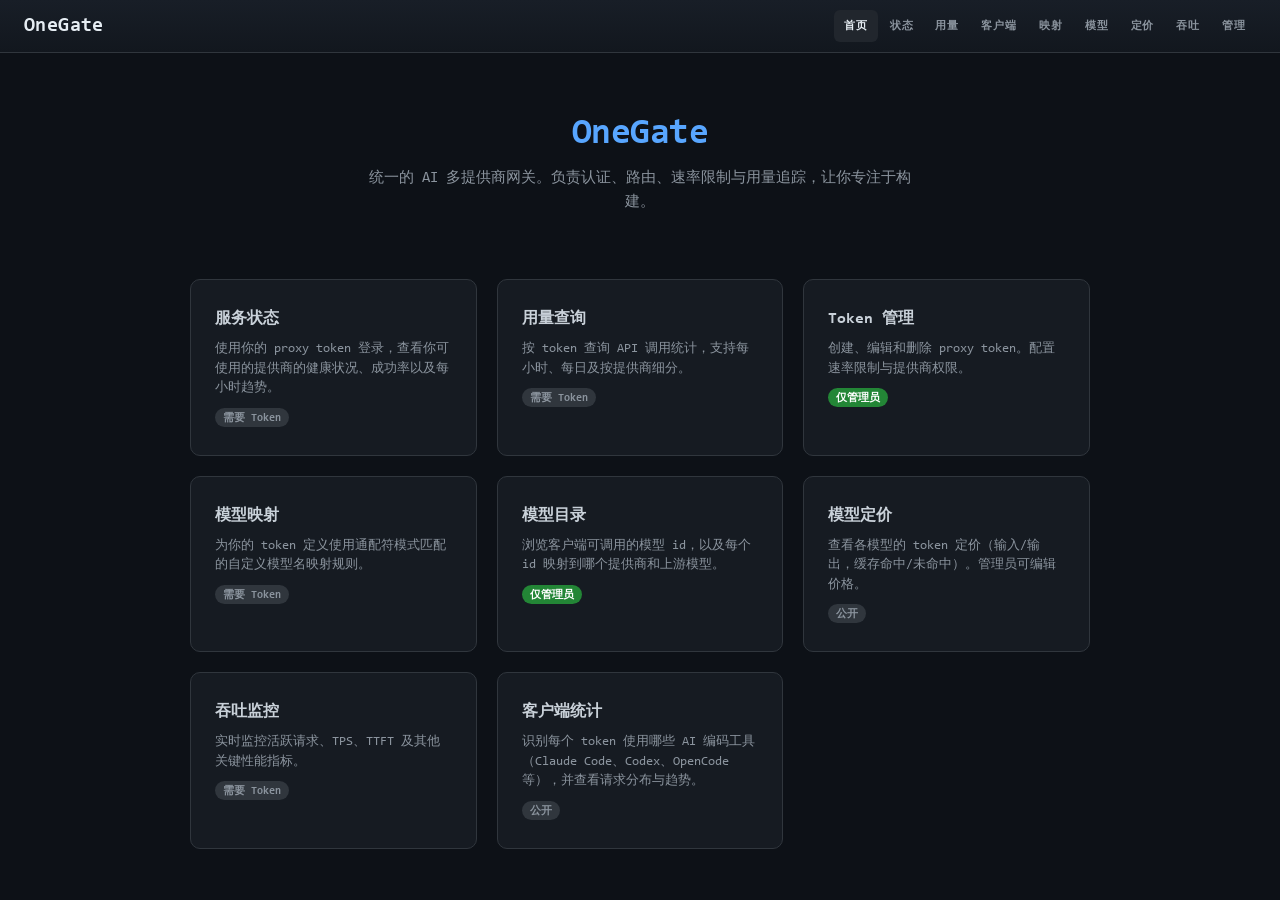
<file: static/index.html>
<!DOCTYPE html>
<html lang="zh-CN">

<head>
  <meta charset="UTF-8">
  <meta name="viewport" content="width=device-width, initial-scale=1.0">
  <title>OneGate</title>
  <link rel="stylesheet" href="/static/common.css?v=6">
  <script src="/static/header.js?v=2"></script>
  <style>
    .hero {
      text-align: center;
      padding: 60px 24px 40px
    }

    .hero h1 {
      font-size: 36px;
      color: #58a6ff;
      margin-bottom: 12px;
      letter-spacing: -0.5px
    }

    .hero p {
      font-size: 15px;
      color: #8b949e;
      max-width: 560px;
      margin: 0 auto;
      line-height: 1.6
    }

    .nav-grid {
      display: grid;
      grid-template-columns: repeat(auto-fit, minmax(260px, 1fr));
      gap: 20px;
      max-width: 900px;
      margin: 0 auto
    }

    .nav-card {
      background: #161b22;
      border: 1px solid #30363d;
      border-radius: 10px;
      padding: 28px 24px;
      text-decoration: none;
      color: inherit;
      transition: border-color .2s, box-shadow .2s, transform .15s;
      display: flex;
      flex-direction: column;
      gap: 10px
    }

    .nav-card:hover {
      border-color: #58a6ff;
      box-shadow: 0 0 20px rgba(88, 166, 255, .12);
      transform: translateY(-2px)
    }

    .nav-card .title {
      font-size: 16px;
      font-weight: 600;
      color: #c9d1d9
    }

    .nav-card .desc {
      font-size: 13px;
      color: #8b949e;
      line-height: 1.5
    }

    .nav-card .badge {
      display: inline-block;
      background: #238636;
      color: #fff;
      font-size: 11px;
      padding: 2px 8px;
      border-radius: 10px;
      width: fit-content;
      font-weight: 600
    }

    .nav-card .badge.public {
      background: #30363d;
      color: #8b949e
    }
  </style>
</head>

<body>
  <div id="og-header"></div>
  <script>
    OneGateHeader.mount('#og-header', { active: 'home' });
  </script>

  <div class="hero">
    <h1>OneGate</h1>
    <p>统一的 AI 多提供商网关。负责认证、路由、速率限制与用量追踪，让你专注于构建。</p>
  </div>

  <div class="container">
    <div class="nav-grid">
      <a class="nav-card" href="/status">
        <span class="title">服务状态</span>
        <span class="desc">使用你的 proxy token 登录，查看你可使用的提供商的健康状况、成功率以及每小时趋势。</span>
        <span class="badge public">需要 Token</span>
      </a>
      <a class="nav-card" href="/usage">
        <span class="title">用量查询</span>
        <span class="desc">按 token 查询 API 调用统计，支持每小时、每日及按提供商细分。</span>
        <span class="badge public">需要 Token</span>
      </a>
      <a class="nav-card" href="/admin">
        <span class="title">Token 管理</span>
        <span class="desc">创建、编辑和删除 proxy token。配置速率限制与提供商权限。</span>
        <span class="badge">仅管理员</span>
      </a>
      <a class="nav-card" href="/mapping">
        <span class="title">模型映射</span>
        <span class="desc">为你的 token 定义使用通配符模式匹配的自定义模型名映射规则。</span>
        <span class="badge public">需要 Token</span>
      </a>
      <a class="nav-card" href="/models">
        <span class="title">模型目录</span>
        <span class="desc">浏览客户端可调用的模型 id，以及每个 id 映射到哪个提供商和上游模型。</span>
        <span class="badge">仅管理员</span>
      </a>
      <a class="nav-card" href="/pricing">
        <span class="title">模型定价</span>
        <span class="desc">查看各模型的 token 定价（输入/输出，缓存命中/未命中）。管理员可编辑价格。</span>
        <span class="badge public">公开</span>
      </a>
      <a class="nav-card" href="/throughput">
        <span class="title">吞吐监控</span>
        <span class="desc">实时监控活跃请求、TPS、TTFT 及其他关键性能指标。</span>
        <span class="badge public">需要 Token</span>
      </a>
      <a class="nav-card" href="/clients">
        <span class="title">客户端统计</span>
        <span class="desc">识别每个 token 使用哪些 AI 编码工具（Claude Code、Codex、OpenCode 等），并查看请求分布与趋势。</span>
        <span class="badge public">公开</span>
      </a>
    </div>
  </div>
</body>

</html>
</file>
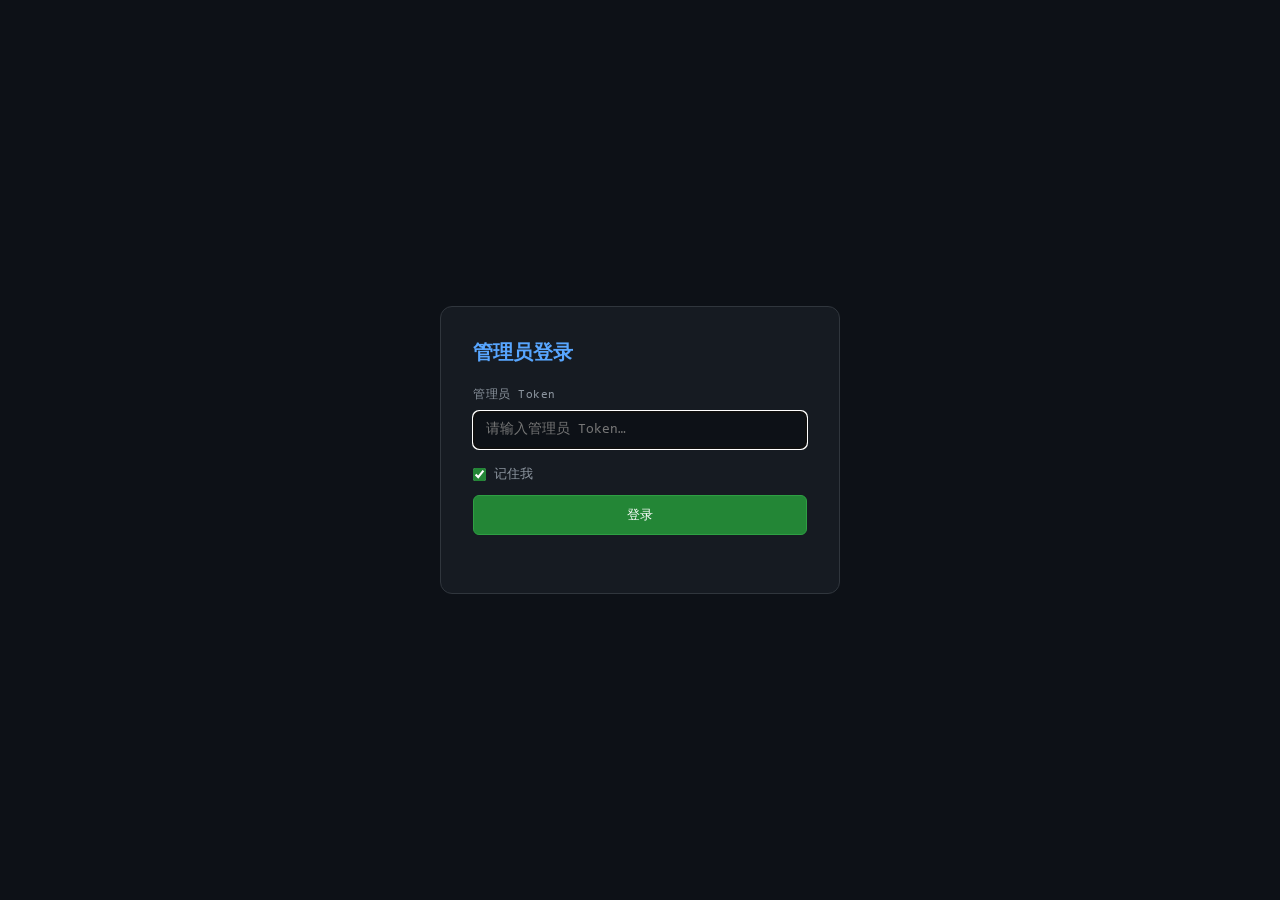
<file: static/admin.html>
<!DOCTYPE html>
<html lang="zh-CN">

<head>
  <meta charset="UTF-8">
  <meta name="viewport" content="width=device-width, initial-scale=1.0">
  <title>Token 管理</title>
  <link rel="stylesheet" href="/static/common.css?v=6">
  <script src="/static/header.js?v=2"></script>
  <style>
    .table-wrap {
      overflow-x: auto;
      border: 1px solid #30363d;
      border-radius: 8px
    }

    table {
      width: max-content;
      min-width: 100%;
      border-collapse: collapse
    }

    th {
      padding: 10px 14px;
      text-align: center;
      white-space: nowrap
    }

    td {
      padding: 8px 14px;
      vertical-align: middle;
      text-align: center
    }

    .toolbar {
      display: flex;
      justify-content: space-between;
      align-items: center;
      margin-bottom: 16px
    }

    .toolbar h2 {
      font-size: 14px;
      color: #8b949e
    }

    .token-cell {
      text-align: left;
      font-family: var(--font-all);
      font-size: 12px;
      word-break: break-all;
      color: #79c0ff;
      cursor: pointer
    }

    .token-tip {
      position: fixed;
      z-index: 500;
      background: #1c2128;
      border: 1px solid #30363d;
      color: #79c0ff;
      font-family: var(--font-all);
      font-size: 12px;
      padding: 6px 10px;
      border-radius: 6px;
      pointer-events: none;
      white-space: nowrap;
      box-shadow: 0 4px 12px rgba(0,0,0,.4);
      display: none
    }

    .token-tip.show {
      display: block
    }

    .usage-tip {
      position: fixed;
      z-index: 500;
      background: #1c2128;
      border: 1px solid #30363d;
      border-radius: 8px;
      color: #c9d1d9;
      font-size: 12px;
      padding: 10px 12px;
      pointer-events: none;
      box-shadow: 0 4px 12px rgba(0,0,0,.4);
      display: none;
      min-width: 280px
    }

    .usage-tip.show {
      display: block
    }

    .usage-tip .ut-title {
      font-size: 11px;
      color: #8b949e;
      margin-bottom: 8px;
      letter-spacing: .5px
    }

    .usage-tip table {
      width: 100%;
      border-collapse: collapse;
      background: transparent
    }

    .usage-tip th,
    .usage-tip td {
      padding: 3px 8px 3px 0;
      text-align: right;
      white-space: nowrap;
      font-variant-numeric: tabular-nums;
      background: transparent
    }

    .usage-tip th:first-child,
    .usage-tip td:first-child {
      text-align: left;
      padding-left: 0
    }

    .usage-tip th:last-child,
    .usage-tip td:last-child {
      padding-right: 0
    }

    .usage-tip thead th {
      color: #8b949e;
      font-weight: 500;
      font-size: 11px;
      border-bottom: 1px solid #30363d;
      padding-bottom: 5px;
      background: transparent
    }

    .usage-tip .ut-prov {
      color: #58a6ff;
      font-weight: 600
    }

    .usage-tip tr.ut-total td {
      border-top: 1px solid #30363d;
      padding-top: 6px;
      color: #c9d1d9;
      font-weight: 600
    }

    .usage-tip tr.ut-total .ut-prov {
      color: #3fb950
    }

    .usage-tip .ut-in { color: #d29922 }
    .usage-tip .ut-out { color: #58a6ff }
    .usage-tip .ut-cr { color: #3fb950 }
    .usage-tip .ut-cw { color: #f85149 }
    .usage-tip .ut-empty { color: #8b949e; font-style: italic; text-align: left }

    .usage-tip .dot {
      display: inline-block;
      width: 8px;
      height: 8px;
      border-radius: 2px;
      margin-right: 6px;
      vertical-align: middle
    }

    .usage-tip .dot-in { background: #d29922 }
    .usage-tip .dot-out { background: #58a6ff }
    .usage-tip .dot-cr { background: #3fb950 }
    .usage-tip .dot-cw { background: #f85149 }

    .usage-cell {
      cursor: help;
      padding: 6px 14px
    }

    .limits-cell {
      cursor: help;
      padding: 6px 14px
    }

    .rl-pill {
      display: inline-block;
      background: rgba(31, 111, 235, .15);
      color: #58a6ff;
      border: 1px solid rgba(31, 111, 235, .4);
      padding: 1px 9px;
      border-radius: 10px;
      font-size: 11px;
      white-space: nowrap
    }

    .usage-cell .uc-num {
      font-size: 12px;
      color: #c9d1d9;
      line-height: 1.3
    }

    .usage-cell .uc-num .tk-in { color: #d29922 }
    .usage-cell .uc-num .tk-out { color: #58a6ff }
    .usage-cell .uc-num .tk-cr { color: #3fb950 }

    .mini-stack {
      display: flex;
      width: 100%;
      height: 4px;
      border-radius: 2px;
      overflow: hidden;
      background: #21262d;
      margin: 2px 0 0
    }

    .mini-stack .seg {
      height: 100%;
      min-width: 0
    }

    .mini-stack .seg-in { background: #d29922 }
    .mini-stack .seg-out { background: #58a6ff }
    .mini-stack .seg-cr { background: #3fb950 }
    .mini-stack .seg-cw { background: #f85149 }

    .providers-cell {
      display: flex;
      gap: 4px;
      flex-wrap: wrap;
      justify-content: center
    }

    .tag-admin {
      border-color: #a371f7;
      color: #a371f7
    }

    .badge {
      display: inline-block;
      padding: 2px 8px;
      border-radius: 12px;
      font-size: 11px;
      font-weight: 600
    }

    .badge-admin {
      background: #1f1035;
      color: #a371f7;
      border: 1px solid #a371f7
    }

    .badge-user {
      background: #0d1117;
      color: #8b949e;
      border: 1px solid #30363d
    }

    .toggle {
      position: relative;
      display: inline-block;
      width: 36px;
      height: 20px
    }

    .toggle input {
      opacity: 0;
      width: 0;
      height: 0
    }

    .toggle .slider {
      position: absolute;
      cursor: pointer;
      top: 0;
      left: 0;
      right: 0;
      bottom: 0;
      background: #30363d;
      transition: .2s;
      border-radius: 20px
    }

    .toggle .slider:before {
      position: absolute;
      content: "";
      height: 14px;
      width: 14px;
      left: 3px;
      bottom: 3px;
      background: #8b949e;
      transition: .2s;
      border-radius: 50%
    }

    .toggle input:checked+.slider {
      background: #238636
    }

    .toggle input:checked+.slider:before {
      transform: translateX(16px);
      background: #fff
    }

    .modal-overlay {
      display: none;
      position: fixed;
      top: 0;
      left: 0;
      width: 100%;
      height: 100%;
      background: rgba(0, 0, 0, .6);
      z-index: 100;
      justify-content: center;
      align-items: center
    }

    .modal-overlay.active {
      display: flex
    }

    .confirm-overlay {
      display: none;
      position: fixed;
      top: 0;
      left: 0;
      width: 100%;
      height: 100%;
      background: rgba(0, 0, 0, .6);
      z-index: 300;
      justify-content: center;
      align-items: center
    }

    .confirm-overlay.active {
      display: flex
    }

    .confirm-box {
      background: #161b22;
      border: 1px solid #30363d;
      border-radius: 12px;
      padding: 24px;
      width: 360px;
      max-width: 90vw
    }

    .confirm-box p {
      font-size: 14px;
      color: #c9d1d9;
      margin-bottom: 20px;
      word-break: break-all
    }

    .confirm-actions {
      display: flex;
      gap: 8px;
      justify-content: flex-end
    }

    .modal {
      background: #161b22;
      border: 1px solid #30363d;
      border-radius: 12px;
      padding: 24px;
      width: 420px;
      max-width: 90vw;
      max-height: 92vh;
      overflow-y: auto
    }

    .modal h3 {
      font-size: 16px;
      margin-bottom: 16px;
      color: #c9d1d9
    }

    .form-group {
      margin-bottom: 14px
    }

    .form-group label {
      display: block;
      font-size: 12px;
      color: #8b949e;
      margin-bottom: 6px;
      letter-spacing: .5px
    }

    .form-group input[type=text] {
      width: 100%;
      background: #0d1117;
      border: 1px solid #30363d;
      color: #c9d1d9;
      padding: 8px 12px;
      border-radius: 6px;
      font-size: 13px;
      font-family: var(--font-all)
    }

    .rl-input {
      width: 100%;
      background: #0d1117;
      border: 1px solid #30363d;
      color: #c9d1d9;
      padding: 6px 8px;
      border-radius: 6px;
      font-size: 13px
    }

    .rl-label {
      font-size: 11px;
      color: #8b949e;
      margin-bottom: 2px;
      display: block
    }

    .checkbox-group {
      display: flex;
      flex-wrap: wrap;
      gap: 8px
    }

    .checkbox-group label {
      display: flex;
      align-items: center;
      gap: 6px;
      font-size: 13px;
      color: #c9d1d9;
      cursor: pointer;
      padding: 4px 10px;
      background: #0d1117;
      border: 1px solid #30363d;
      border-radius: 6px;
      transition: background .15s
    }

    .checkbox-group label:hover {
      background: #1c2128
    }

    .checkbox-group input[type=checkbox] {
      accent-color: #238636
    }

    .checkbox-group.scroll {
      max-height: 160px;
      overflow-y: auto;
      padding: 2px
    }

    .form-hint {
      font-size: 11px;
      color: #8b949e;
      margin-top: 6px;
      line-height: 1.5
    }

    a.btn {
      text-decoration: none
    }

    .models-cell {
      display: inline-block;
      max-width: 180px;
      overflow: hidden;
      text-overflow: ellipsis;
      white-space: nowrap;
      vertical-align: middle;
      font-size: 11px;
      color: #8b949e
    }

    .modal-actions {
      display: flex;
      gap: 8px;
      justify-content: flex-end;
      margin-top: 20px
    }

    .copy-btn {
      background: #21262d;
      border: 1px solid #30363d;
      color: #8b949e;
      cursor: pointer;
      font-size: 11px;
      padding: 2px 8px;
      border-radius: 4px;
      transition: background .15s
    }

    .copy-btn:hover {
      color: #58a6ff;
      background: #30363d
    }

    .toast-container {
      position: fixed;
      top: 20px;
      right: 20px;
      z-index: 200;
      display: flex;
      flex-direction: column;
      gap: 8px
    }

    .toast {
      padding: 10px 18px;
      border-radius: 8px;
      font-size: 13px;
      color: #fff;
      opacity: 0;
      transform: translateX(40px);
      transition: opacity .3s, transform .3s;
      max-width: 400px;
      word-break: break-word
    }

    .toast.show {
      opacity: 1;
      transform: translateX(0)
    }

    .toast-error {
      background: #da3633;
      border: 1px solid #f85149
    }

    .toast-success {
      background: #238636;
      border: 1px solid #2ea043
    }

    .login-overlay {
      display: flex;
      position: fixed;
      top: 0;
      left: 0;
      width: 100%;
      height: 100%;
      background: #0d1117;
      z-index: 400;
      justify-content: center;
      align-items: center
    }

    .login-overlay.hidden {
      display: none
    }

    .login-box {
      background: #161b22;
      border: 1px solid #30363d;
      border-radius: 12px;
      padding: 32px;
      width: 400px;
      max-width: 90vw
    }

    .login-box h2 {
      font-size: 20px;
      color: #58a6ff;
      margin-bottom: 20px
    }

    .login-box .form-group {
      margin-bottom: 16px
    }

    .login-box .form-group label {
      margin-bottom: 8px
    }

    .login-box .form-group input {
      padding: 10px 12px;
      font-size: 14px
    }

    .login-box .error-msg {
      color: #f85149;
      font-size: 12px;
      min-height: 18px;
      margin-top: 8px
    }

    .login-box .remember-row {
      display: flex;
      align-items: center;
      gap: 8px;
      margin-bottom: 12px;
      font-size: 13px;
      color: #8b949e;
      cursor: pointer
    }

    .login-box .remember-row input {
      accent-color: #238636
    }

    .admin-content {
      display: none
    }

    .admin-content.active {
      display: block
    }
  </style>
</head>

<body>
  <div class="toast-container" id="toast-container"></div>
  <div class="token-tip" id="token-tip"></div>
  <div class="usage-tip" id="usage-tip"></div>

  <div class="login-overlay" id="login-overlay">
    <div class="login-box">
      <h2>管理员登录</h2>
      <div class="form-group">
        <label>管理员 Token</label>
        <input type="text" id="login-token" placeholder="请输入管理员 Token…" autofocus>
      </div>
      <label class="remember-row"><input type="checkbox" id="login-remember" checked>记住我</label>
      <button class="btn btn-primary" style="width:100%;padding:10px" onclick="doLogin()">登录</button>
      <div class="error-msg" id="login-error"></div>
    </div>
  </div>

  <div class="admin-content" id="admin-content">
    <div id="og-header"></div>
    <script>
      OneGateHeader.mount('#og-header', {
        active: 'admin',
        title: 'Token 管理',
        actions: '<div class="info" id="stats"></div><a class="btn btn-sm" href="/models">模型目录</a><button class="btn btn-sm" onclick="doLogout()">退出登录</button>'
      });
    </script>
    <div class="container">
      <div class="toolbar">
        <h2 id="token-count"></h2>
        <div style="display:flex;gap:8px">
          <button class="btn" onclick="loadTokens()">刷新</button>
          <button class="btn btn-primary" onclick="showCreateModal()">+ 新建 Token</button>
        </div>
      </div>
      <div class="table-wrap">
      <table>
        <thead>
          <tr>
            <th>Token</th>
            <th>描述</th>
            <th>提供商</th>
            <th>模型</th>
            <th>管理员</th>
            <th>已启用</th>
            <th>速率限制</th>
            <th>5h</th>
            <th>1d</th>
            <th>7d</th>
            <th>创建时间</th>
            <th>常用工具</th>
            <th class="col-actions">操作</th>
          </tr>
        </thead>
        <tbody id="token-tbody"></tbody>
      </table>
      </div>
    </div>

    <div class="modal-overlay" id="modal-overlay">
      <div class="modal">
        <h3 id="modal-title">新建 Token</h3>
        <div class="form-group">
          <label>Token（留空自动生成）</label>
          <input type="text" id="modal-token" placeholder="自动生成">
        </div>
        <div class="form-group">
          <label>描述</label>
          <input type="text" id="modal-describe" placeholder="描述该 Token 的用途..." style="font-family:var(--font-all)">
        </div>
        <div class="form-group">
          <label>提供商</label>
          <div class="checkbox-group" id="modal-providers"></div>
        </div>
        <div class="form-group">
          <label>可见模型</label>
          <div class="checkbox-group scroll" id="modal-models"></div>
          <div class="form-hint" id="modal-models-hint">勾选的 id 是该 Token 在 /v1/models 中唯一可见的模型。*（全部模型）会暴露整个目录。</div>
        </div>
        <div class="form-group" style="display:flex;align-items:center;gap:10px">
          <label style="margin:0;text-transform:none;font-size:13px;color:#c9d1d9">管理员</label>
          <label class="toggle">
            <input type="checkbox" id="modal-admin">
            <span class="slider"></span>
          </label>
        </div>
        <div class="form-group" style="margin-top:8px">
          <label>速率限制（-1 = 不限制，0 = 不允许；token 限额单位为 M）</label>
          <div style="font-size:11px;color:#8b949e;margin-top:6px;margin-bottom:2px">请求</div>
          <div style="display:grid;grid-template-columns:1fr 1fr 1fr;gap:8px">
            <div><label class="rl-label">RPM</label><input type="number" id="modal-rpm" value="-1" class="rl-input"></div>
            <div><label class="rl-label">RPH</label><input type="number" id="modal-rph" value="-1" class="rl-input"></div>
            <div><label class="rl-label">RPD</label><input type="number" id="modal-rpd" value="-1" class="rl-input"></div>
            <div><label class="rl-label">RPW</label><input type="number" id="modal-rpw" value="-1" class="rl-input"></div>
            <div><label class="rl-label">RP月</label><input type="number" id="modal-rpmo" value="-1" class="rl-input"></div>
            <div><label class="rl-label">RPT</label><input type="number" id="modal-rpt" value="-1" class="rl-input"></div>
          </div>
          <div style="font-size:11px;color:#8b949e;margin-top:8px;margin-bottom:2px">Token（M）</div>
          <div style="display:grid;grid-template-columns:1fr 1fr 1fr;gap:8px">
            <div><label class="rl-label">TPM</label><input type="number" step="any" id="modal-tpm" value="-1" class="rl-input"></div>
            <div><label class="rl-label">TPH</label><input type="number" step="any" id="modal-tph" value="-1" class="rl-input"></div>
            <div><label class="rl-label">TPD</label><input type="number" step="any" id="modal-tpd" value="-1" class="rl-input"></div>
            <div><label class="rl-label">TPW</label><input type="number" step="any" id="modal-tpw" value="-1" class="rl-input"></div>
            <div><label class="rl-label">TP月</label><input type="number" step="any" id="modal-tpmo" value="-1" class="rl-input"></div>
            <div><label class="rl-label">TPT</label><input type="number" step="any" id="modal-tpt" value="-1" class="rl-input"></div>
          </div>
          <div style="font-size:11px;color:#8b949e;margin-top:8px;margin-bottom:2px">缓存 token 权重（-1 = 继承全局）</div>
          <div style="display:grid;grid-template-columns:1fr 1fr;gap:8px">
            <div><label class="rl-label">cache_read</label><input type="number" step="any" id="modal-cache_read_weight" value="-1" class="rl-input"></div>
            <div><label class="rl-label">cache_write</label><input type="number" step="any" id="modal-cache_write_weight" value="-1" class="rl-input"></div>
          </div>
        </div>
        <div class="modal-actions">
          <button class="btn" onclick="hideModal()">取消</button>
          <button class="btn btn-primary" id="modal-submit" onclick="submitModal()">创建</button>
        </div>
      </div>
    </div>

    <div class="confirm-overlay" id="confirm-overlay">
      <div class="confirm-box">
        <p id="confirm-message"></p>
        <div class="confirm-actions">
          <button class="btn" onclick="confirmCancel()">取消</button>
          <button class="btn btn-danger" id="confirm-ok" onclick="confirmOk()">删除</button>
        </div>
      </div>
    </div>
  </div>

  <script>
    const PROVIDERS = /*__PROVIDERS__*/;
    const API_BASE = '';
    let adminToken = null;
    let editingToken = null;
    let catalogModels = null;

    function apiHeaders() {
      return { 'Content-Type': 'application/json', 'X-Admin-Token': adminToken };
    }

    async function api(method, path, body) {
      const opts = { method, headers: apiHeaders() };
      if (body !== undefined && body !== null) opts.body = JSON.stringify(body);
      const resp = await fetch(API_BASE + path, opts);
      const data = await resp.json();
      return { ok: resp.ok, status: resp.status, data };
    }

    function toast(msg, type) {
      type = type || 'error';
      const el = document.createElement('div');
      el.className = 'toast toast-' + type;
      el.textContent = msg;
      document.getElementById('toast-container').appendChild(el);
      requestAnimationFrame(() => el.classList.add('show'));
      setTimeout(() => {
        el.classList.remove('show');
        setTimeout(() => el.remove(), 300);
      }, 3000);
    }

    function fmtDate(ts) {
      if (!ts) return '-';
      const d = new Date(ts * 1000);
      return d.toLocaleDateString('zh-CN') + ' ' + d.toLocaleTimeString('zh-CN', { hour: '2-digit', minute: '2-digit' });
    }

    function esc(s) {
      const d = document.createElement('div');
      d.textContent = s;
      return d.innerHTML;
    }

    function escAttr(s) {
      return String(s).replace(/&/g, '&amp;').replace(/"/g, '&quot;')
        .replace(/</g, '&lt;').replace(/>/g, '&gt;');
    }

    function copyToken(token) {
      if (navigator.clipboard && window.isSecureContext) {
        navigator.clipboard.writeText(token).then(() => toast('Token 已复制', 'success')).catch(() => fallbackCopy(token));
      } else {
        fallbackCopy(token);
      }
    }

    function fallbackCopy(token) {
      const ta = document.createElement('textarea');
      ta.value = token;
      ta.style.position = 'fixed';
      ta.style.left = '-9999px';
      document.body.appendChild(ta);
      ta.select();
      try { document.execCommand('copy'); toast('Token 已复制', 'success'); }
      catch (e) { toast('复制失败', 'error'); }
      document.body.removeChild(ta);
    }

    (function () {
      const tip = document.getElementById('token-tip');
      const utip = document.getElementById('usage-tip');

      function positionTip(el, e) {
        let x = e.clientX + 14;
        let y = e.clientY + 14;
        const rect = el.getBoundingClientRect();
        if (x + rect.width > window.innerWidth - 8) x = e.clientX - rect.width - 14;
        if (y + rect.height > window.innerHeight - 8) y = e.clientY - rect.height - 14;
        if (x < 8) x = 8;
        if (y < 8) y = 8;
        el.style.left = x + 'px';
        el.style.top = y + 'px';
      }

      document.addEventListener('mouseover', function (e) {
        const cell = e.target.closest('.token-cell');
        if (cell) {
          tip.textContent = cell.dataset.full;
          tip.classList.add('show');
          return;
        }
        const pcell = e.target.closest('.providers-cell [data-tip]');
        if (pcell) {
          utip.innerHTML = pcell.dataset.tip || '';
          utip.classList.add('show');
          return;
        }
        const ucell = e.target.closest('.usage-cell');
        if (ucell) {
          utip.innerHTML = ucell.dataset.tip || '';
          utip.classList.add('show');
          return;
        }
        const lcell = e.target.closest('.limits-cell');
        if (lcell) {
          utip.innerHTML = lcell.dataset.tip || '';
          utip.classList.add('show');
        }
      });
      document.addEventListener('mousemove', function (e) {
        if (tip.classList.contains('show')) positionTip(tip, e);
        if (utip.classList.contains('show')) positionTip(utip, e);
      });
      document.addEventListener('mouseout', function (e) {
        if (e.target.closest && e.target.closest('.token-cell')) {
          tip.classList.remove('show');
        }
        if (e.target.closest && e.target.closest('.providers-cell [data-tip]')) {
          utip.classList.remove('show');
        }
        if (e.target.closest && e.target.closest('.usage-cell')) {
          utip.classList.remove('show');
        }
        if (e.target.closest && e.target.closest('.limits-cell')) {
          utip.classList.remove('show');
        }
      });
      document.addEventListener('click', function (e) {
        const cell = e.target.closest('.token-cell');
        if (cell && cell.dataset.full) {
          copyToken(cell.dataset.full);
          tip.classList.remove('show');
        }
      });
    })();

    function renderProviders(provs) {
      if (provs.includes('*')) return '<span class="tag tag-all">全部</span>';
      const tip = provs.map(p => `<div>${esc(p)}</div>`).join('');
      return `<span class="tag" data-tip="${escAttr('<div class="ut-title">提供商</div>' + tip)}">${provs.length}</span>`;
    }

    const RL_FIELDS = [
      ['rpm','RPM'], ['rph','RPH'], ['rpd','RPD'], ['rpw','RPW'], ['rpmo','RP月'], ['rpt','RPT'],
      ['tpm','TPM'], ['tph','TPH'], ['tpd','TPD'], ['tpw','TPW'], ['tpmo','TP月'], ['tpt','TPT']
    ];
    const TP_FIELD_SET = new Set(['tpm','tph','tpd','tpw','tpmo','tpt']);
    const WEIGHT_FIELDS = ['cache_read_weight', 'cache_write_weight'];

    function rateLimitsTooltip(t) {
      const rows = [];
      for (const [key, label] of RL_FIELDS) {
        const v = t[key];
        if (v === undefined || v === null || v === -1) continue;
        let display = v;
        if (TP_FIELD_SET.has(key)) {
          const m = v / 1e6;
          display = (Number.isInteger(m) ? m : m.toFixed(2)) + 'M';
        }
        rows.push(`<tr><td style="color:#8b949e;padding:2px 14px 2px 0">${label}</td><td style="text-align:right;font-variant-numeric:tabular-nums">${display}</td></tr>`);
      }
      for (const key of WEIGHT_FIELDS) {
        const v = t[key];
        if (v === undefined || v === null || v === -1) continue;
        const label = key === 'cache_read_weight' ? 'cache_read 权重' : 'cache_write 权重';
        rows.push(`<tr><td style="color:#8b949e;padding:2px 14px 2px 0">${label}</td><td style="text-align:right;font-variant-numeric:tabular-nums">${v}</td></tr>`);
      }
      if (!rows.length) return '<div class="ut-title">速率限制</div><div style="color:#8b949e">不限制</div>';
      return '<div class="ut-title">速率限制</div><table>' + rows.join('') + '</table>';
    }

    function renderRateLimits(t) {
      let n = 0;
      for (const [key] of RL_FIELDS) if (t[key] !== undefined && t[key] !== null && t[key] !== -1) n++;
      for (const key of WEIGHT_FIELDS) if (t[key] !== undefined && t[key] !== null && t[key] !== -1) n++;
      if (!n) return '<span style="color:#8b949e;font-size:11px">不限制</span>';
      return `<span class="rl-pill">⚙ ${n}</span>`;
    }

    function resetLimitInputs() {
      for (const [key] of RL_FIELDS) document.getElementById('modal-' + key).value = '-1';
      for (const key of WEIGHT_FIELDS) document.getElementById('modal-' + key).value = '-1';
    }

    function populateLimitInputs(t) {
      for (const [key] of RL_FIELDS) {
        const el = document.getElementById('modal-' + key);
        const v = t[key] ?? -1;
        if (v === -1) el.value = -1;
        else if (TP_FIELD_SET.has(key)) el.value = v / 1e6;
        else el.value = v;
      }
      for (const key of WEIGHT_FIELDS) {
        document.getElementById('modal-' + key).value = t[key] ?? -1;
      }
    }

    function readLimitInputs() {
      const limits = {};
      for (const [key] of RL_FIELDS) {
        const raw = document.getElementById('modal-' + key).value;
        if (raw === '' || raw === null) { limits[key] = -1; continue; }
        if (TP_FIELD_SET.has(key)) {
          const f = parseFloat(raw);
          limits[key] = isNaN(f) ? -1 : (f === -1 ? -1 : f);
        } else {
          const n = parseInt(raw, 10);
          limits[key] = isNaN(n) ? -1 : n;
        }
      }
      for (const key of WEIGHT_FIELDS) {
        const raw = document.getElementById('modal-' + key).value;
        if (raw === '' || raw === null) { limits[key] = -1; continue; }
        const f = parseFloat(raw);
        limits[key] = isNaN(f) ? -1 : f;
      }
      return limits;
    }

    function fmtNum(n) {
      n = Number(n) || 0;
      if (n >= 1e6) return (n / 1e6).toFixed(1) + 'M';
      if (n >= 1e3) return (n / 1e3).toFixed(1) + 'k';
      return String(n);
    }

    function hitRateCell(cr, inp) {
      const denom = (cr || 0) + (inp || 0);
      if (!denom) return '<td>-</td>';
      const r = (cr || 0) / denom;
      const pct = (r * 100).toFixed(1);
      const cls = r >= 0.95 ? 'ut-cr' : (r >= 0.8 ? 'ut-in' : 'ut-cw');
      return `<td class="${cls}">${pct}%</td>`;
    }

    function windowDetail(windowData) {
      const d = { input: 0, output: 0, cache_read: 0, cache_write: 0 };
      if (!windowData || !windowData.tokens) return d;
      for (const p in windowData.tokens) {
        const tk = windowData.tokens[p] || {};
        d.input += tk.input || 0;
        d.output += tk.output || 0;
        d.cache_read += tk.cache_read || 0;
        d.cache_write += tk.cache_write || 0;
      }
      return d;
    }

    function miniStack(d) {
      const total = (d.input || 0) + (d.output || 0) + (d.cache_read || 0) + (d.cache_write || 0);
      if (!total) return '<div class="mini-stack"></div>';
      const parts = [
        ['seg-in', d.input || 0],
        ['seg-out', d.output || 0],
        ['seg-cr', d.cache_read || 0],
        ['seg-cw', d.cache_write || 0],
      ].filter(([, v]) => v > 0);
      const segs = parts.map(([cls, v]) => {
        const w = (v / total * 100).toFixed(2);
        return `<div class="seg ${cls}" style="width:${w}%"></div>`;
      }).join('');
      return `<div class="mini-stack">${segs}</div>`;
    }

    function usageTooltip(windowData) {
      if (!windowData || !windowData.tokens) {
        return '<div class="ut-empty">暂无 token 用量数据</div>';
      }
      const tokens = windowData.tokens || {};
      const providers = Object.keys(tokens);
      if (providers.length === 0) {
        return '<div class="ut-empty">暂无 token 用量数据</div>';
      }
      const cell = (v, dotCls, valCls) => '<td class="' + (valCls || '') + '">' + fmtNum(v) + '</td>';
      let totIn = 0, totOut = 0, totCR = 0, totCW = 0;
      const rows = providers.map(p => {
        const tk = tokens[p] || {};
        totIn += tk.input || 0; totOut += tk.output || 0;
        totCR += tk.cache_read || 0; totCW += tk.cache_write || 0;
        return '<tr>'
          + '<td class="ut-prov">' + esc(p) + '</td>'
          + cell(tk.input, 'dot-in', 'ut-in')
          + cell(tk.output, 'dot-out', 'ut-out')
          + cell(tk.cache_read, 'dot-cr', 'ut-cr')
          + cell(tk.cache_write, 'dot-cw', 'ut-cw')
          + hitRateCell(tk.cache_read, tk.input)
          + '</tr>';
      });
      rows.push('<tr class="ut-total">'
        + '<td class="ut-prov">总计</td>'
        + cell(totIn, 'dot-in', 'ut-in')
        + cell(totOut, 'dot-out', 'ut-out')
        + cell(totCR, 'dot-cr', 'ut-cr')
        + cell(totCW, 'dot-cw', 'ut-cw')
        + hitRateCell(totCR, totIn)
        + '</tr>');
      const head = '<thead><tr>'
        + '<th>提供商</th>'
        + '<th>输入</th>'
        + '<th>输出</th>'
        + '<th>CR</th>'
        + '<th>CW</th>'
        + '<th>命中率</th>'
        + '</tr></thead>';
      return '<div class="ut-title">Token 用量</div><table>' + head + '<tbody>' + rows.join('') + '</tbody></table>';
    }

    const _adminClientLabels = {
      'claude-code': 'Claude Code', 'codex': 'Codex', 'opencode': 'OpenCode',
      'zcode': 'ZCode', 'cursor': 'Cursor', 'aider': 'Aider', 'cline': 'Cline',
      'roo-code': 'Roo Code', 'continue': 'Continue', 'github-copilot': 'GitHub Copilot',
      'gemini-cli': 'Gemini CLI', 'cody': 'Cody', 'windsurf': 'Windsurf',
      'kilo': 'Kilo', 'kilo-code': 'Kilo Code', 'qwen-code': 'Qwen Code',
      'crush': 'Crush', 'goose': 'Goose', 'serena': 'Serena',
      'python-openai': 'OpenAI SDK (Python)', 'node-openai': 'OpenAI SDK (Node)',
      'unknown': '未知'
    };
    function topClientLabel(u) {
      if (!u || !u.top_client) return '-';
      const c = u.top_client;
      return (_adminClientLabels[c.client] || c.client) + ' (' + (c.requests || 0) + ')';
    }
    function topClientTooltip(u) {
      if (!u || !u.clients || u.clients.length === 0) return '暂无客户端数据（最近 30 天）';
      return u.clients.map(c => (_adminClientLabels[c.client] || c.client) + ': ' + (c.requests || 0)).join('\n');
    }

    function renderRow(t, usageMap) {
      const adminBadge = t.is_admin ? '<span class="badge badge-admin">管理员</span>' : '<span class="badge badge-user">用户</span>';
      const shortToken = t.token.slice(0, 6);
      const u = usageMap[t.token] || {};
      const tokenNums = (wd) => {
        const d = windowDetail(wd);
        return `<span class="tk-in">${fmtNum(d.input)}</span> <span class="tk-out">${fmtNum(d.output)}</span> <span class="tk-cr">${fmtNum(d.cache_read)}</span>`;
      };
      return `<tr data-token="${esc(t.token)}">
    <td class="token-cell" data-full="${esc(t.token)}">${esc(shortToken)}...</td>
    <td style="font-size:12px;color:#8b949e;white-space:nowrap" title="${esc(t.describe || '')}">${esc(t.describe || '-')}</td>
    <td><div class="providers-cell">${renderProviders(t.providers)}</div></td>
    <td>${renderModels(t.models)}</td>
    <td>${adminBadge}</td>
    <td>
      <label class="toggle">
        <input type="checkbox" ${t.enabled ? 'checked' : ''} onchange="toggleEnabled(this, '${esc(t.token)}')">
        <span class="slider"></span>
      </label>
    </td>
    <td class="limits-cell" style="font-size:11px" data-tip="${escAttr(rateLimitsTooltip(t))}">${renderRateLimits(t)}</td>
    <td class="usage-cell" data-tip="${escAttr(usageTooltip(u['5h']))}"><div class="uc-num">${tokenNums(u['5h'])}</div>${miniStack(windowDetail(u['5h']))}</td>
    <td class="usage-cell" data-tip="${escAttr(usageTooltip(u['1d']))}"><div class="uc-num">${tokenNums(u['1d'])}</div>${miniStack(windowDetail(u['1d']))}</td>
    <td class="usage-cell" data-tip="${escAttr(usageTooltip(u['7d']))}"><div class="uc-num">${tokenNums(u['7d'])}</div>${miniStack(windowDetail(u['7d']))}</td>
    <td style="font-size:12px;color:#8b949e">${fmtDate(t.created_at)}</td>
    <td style="font-size:11px;color:${u.top_client && u.top_client.client !== 'unknown' ? '#79c0ff' : '#8b949e'}" title="${esc(topClientTooltip(u))}">${esc(topClientLabel(u))}</td>
    <td class="col-actions">
      <button class="btn btn-sm" onclick="showEditModal('${esc(t.token)}')">编辑</button>
      <button class="btn btn-sm" onclick="openUsage('${esc(t.token)}')">用量</button>
      <button class="btn btn-sm btn-danger" onclick="confirmDelete('${esc(t.token)}')">删除</button>
    </td>
  </tr>`;
    }

    async function loadTokens() {
      const [tokensRes, usageRes] = await Promise.all([
        api('GET', '/admin/api/tokens'),
        api('GET', '/admin/api/tokens/usage'),
      ]);
      if (!tokensRes.ok) {
        toast(tokensRes.data.error || '加载 Token 失败');
        return;
      }
      const usageMap = usageRes.ok ? (usageRes.data.usage || {}) : {};
      const tbody = document.getElementById('token-tbody');
      if (!tokensRes.data.tokens || tokensRes.data.tokens.length === 0) {
        tbody.innerHTML = '<tr><td colspan="13" class="empty">暂无 Token</td></tr>';
      } else {
        tbody.innerHTML = tokensRes.data.tokens.map(t => renderRow(t, usageMap)).join('');
      }
      const total = tokensRes.data.tokens ? tokensRes.data.tokens.length : 0;
      const admins = tokensRes.data.tokens ? tokensRes.data.tokens.filter(t => t.is_admin).length : 0;
      document.getElementById('token-count').textContent = `共 ${total} 个 Token`;
      document.getElementById('stats').textContent = `${admins} 个管理员 / 共 ${total} 个`;
    }

    function buildProviderCheckboxes(containerId, selected) {
      const c = document.getElementById(containerId);
      const allOpts = ['*', ...PROVIDERS];
      c.innerHTML = allOpts.map(p => {
        const checked = selected.includes(p) ? 'checked' : '';
        return `<label><input type="checkbox" value="${esc(p)}" ${checked}>${esc(p === '*' ? '*（全部）' : p)}</label>`;
      }).join('');
    }

    function getSelectedProviders(containerId) {
      const checks = document.querySelectorAll(`#${containerId} input[type=checkbox]:checked`);
      const vals = Array.from(checks).map(c => c.value);
      return vals.includes('*') ? ['*'] : vals;
    }

    async function ensureCatalog() {
      const result = await api('GET', '/admin/api/models');
      if (result.ok) {
        catalogModels = (result.data.models || []).map(m => m.model);
      } else if (catalogModels === null) {
        catalogModels = [];
      }
    }

    function buildModelCheckboxes(containerId, selected) {
      const c = document.getElementById(containerId);
      const chosen = Array.isArray(selected) ? selected.slice() : [];
      const hasAll = chosen.includes('*');
      const ids = ['*'];
      for (const id of (catalogModels || [])) {
        if (!ids.includes(id)) ids.push(id);
      }
      for (const id of chosen) {
        if (!ids.includes(id)) ids.push(id);
      }
      c.innerHTML = ids.map(id => {
        const checked = hasAll ? id === '*' : chosen.includes(id);
        const label = id === '*' ? '*（全部模型）' : id;
        return `<label><input type="checkbox" value="${escAttr(id)}" ${checked ? 'checked' : ''}>${esc(label)}</label>`;
      }).join('');
      const hint = document.getElementById(containerId + '-hint');
      if (hint) {
        hint.textContent = (catalogModels && catalogModels.length)
          ? '勾选的 id 是该 Token 在 /v1/models 中唯一可见的模型。*（全部模型）会暴露整个目录。'
          : '模型目录为空，请先在模型目录中添加模型。';
      }
    }

    function getSelectedModels(containerId) {
      const checks = document.querySelectorAll(`#${containerId} input[type=checkbox]:checked`);
      const vals = Array.from(checks).map(c => c.value);
      return vals.includes('*') ? ['*'] : vals;
    }

    function renderModels(models) {
      const list = Array.isArray(models) ? models : [];
      if (list.includes('*')) return '<span class="tag tag-all">*（全部）</span>';
      if (list.length === 0) return '<span style="color:#8b949e;font-size:11px">无</span>';
      const text = list.join(', ');
      return `<span class="models-cell" title="${escAttr(text)}">${esc(text)}</span>`;
    }

    async function showCreateModal() {
      await ensureCatalog();
      editingToken = null;
      document.getElementById('modal-title').textContent = '新建 Token';
      document.getElementById('modal-token').value = '';
      document.getElementById('modal-token').disabled = false;
      document.getElementById('modal-describe').value = '';
      document.getElementById('modal-admin').checked = false;
      buildProviderCheckboxes('modal-providers', ['*']);
      buildModelCheckboxes('modal-models', ['*']);
      resetLimitInputs();
      document.getElementById('modal-submit').textContent = '创建';
      document.getElementById('modal-overlay').classList.add('active');
    }

    async function showEditModal(token) {
      const { ok, data } = await api('GET', '/admin/api/tokens');
      if (!ok) {
        toast(data.error || '加载 Token 失败');
        return;
      }
      const t = data.tokens ? data.tokens.find(x => x.token === token) : null;
      if (!t) return;
      await ensureCatalog();
      editingToken = token;
      document.getElementById('modal-title').textContent = '编辑 Token';
      document.getElementById('modal-token').value = token;
      document.getElementById('modal-token').disabled = false;
      document.getElementById('modal-describe').value = t.describe || '';
      document.getElementById('modal-admin').checked = t.is_admin;
      buildProviderCheckboxes('modal-providers', t.providers);
      buildModelCheckboxes('modal-models', Array.isArray(t.models) ? t.models : ['*']);
      populateLimitInputs(t);
      document.getElementById('modal-submit').textContent = '保存';
      document.getElementById('modal-overlay').classList.add('active');
    }

    function hideModal() {
      document.getElementById('modal-overlay').classList.remove('active');
    }

    async function submitModal() {
      const provs = getSelectedProviders('modal-providers');
      const models = getSelectedModels('modal-models');
      const isAdmin = document.getElementById('modal-admin').checked;
      const describe = document.getElementById('modal-describe').value.trim();
      const limits = readLimitInputs();
      if (!models.length) {
        toast('请至少选择一个可见模型');
        return;
      }
      let result;
      if (!editingToken) {
        const customToken = document.getElementById('modal-token').value.trim();
        result = await api('POST', '/admin/api/tokens', {
          token: customToken || undefined,
          providers: provs,
          models: models,
          is_admin: isAdmin,
          describe: describe,
          ...limits,
        });
      } else {
        const tokenValue = document.getElementById('modal-token').value.trim();
        result = await api('PUT', '/admin/api/tokens', {
          token: editingToken,
          new_token: tokenValue,
          providers: provs,
          models: models,
          is_admin: isAdmin,
          describe: describe,
          ...limits,
        });
      }
      if (!result.ok) {
        toast(result.data.error || '操作失败');
        return;
      }
      // 若被编辑的 token 已重命名，管理员重命名自己的 token 时保持会话有效。
      if (editingToken && result.data && result.data.token && result.data.token.token !== editingToken) {
        if (editingToken === adminToken) {
          adminToken = result.data.token.token;
          if (localStorage.getItem('admin_token')) {
            localStorage.setItem('admin_token', adminToken);
          }
        }
      }
      hideModal();
      await loadTokens();
      toast(editingToken ? 'Token 已更新' : 'Token 已创建', 'success');
    }

    async function toggleEnabled(checkbox, token) {
      const newVal = checkbox.checked;
      const result = await api('PUT', '/admin/api/tokens', {
        token: token,
        enabled: newVal,
      });
      if (!result.ok) {
        toast(result.data.error || '更新失败');
        checkbox.checked = !newVal;
        return;
      }
      await loadTokens();
    }

    let _confirmResolve = null;

    function showConfirm(msg) {
      document.getElementById('confirm-message').textContent = msg;
      document.getElementById('confirm-overlay').classList.add('active');
      return new Promise(resolve => { _confirmResolve = resolve; });
    }

    function confirmOk() {
      document.getElementById('confirm-overlay').classList.remove('active');
      if (_confirmResolve) { _confirmResolve(true); _confirmResolve = null; }
    }

    function confirmCancel() {
      document.getElementById('confirm-overlay').classList.remove('active');
      if (_confirmResolve) { _confirmResolve(false); _confirmResolve = null; }
    }

    async function confirmDelete(token) {
      const ok = await showConfirm('删除 Token ' + token.slice(0, 20) + '…？');
      if (ok) {
        await deleteToken(token);
      }
    }

    function openUsage(token) {
      const row = document.querySelector(`tr[data-token="${CSS.escape(token)}"]`);
      const desc = row ? (row.querySelector('td:nth-child(2)')?.title || '') : '';
      localStorage.setItem('_usage_token', JSON.stringify({ t: token, d: desc }));
      window.open('/usage', '_blank');
    }

    async function deleteToken(token) {
      const result = await api('DELETE', '/admin/api/tokens', { token });
      if (!result.ok) {
        toast(result.data.error || '删除失败');
        return;
      }
      await loadTokens();
      toast('Token 已删除', 'success');
    }

    document.getElementById('modal-models').addEventListener('change', function (e) {
      const box = e.target;
      if (box.type !== 'checkbox') return;
      if (box.value === '*' && box.checked) {
        this.querySelectorAll('input[type=checkbox]').forEach(x => {
          if (x.value !== '*') x.checked = false;
        });
      } else if (box.value !== '*' && box.checked) {
        const all = this.querySelector('input[value="*"]');
        if (all) all.checked = false;
      }
    });

    document.getElementById('modal-overlay').addEventListener('click', function (e) {
      if (e.target === this) hideModal();
    });

    async function doLogin() {
      const token = document.getElementById('login-token').value.trim();
      if (!token) {
        document.getElementById('login-error').textContent = '请输入管理员 Token';
        return;
      }
      document.getElementById('login-error').textContent = '';
      try {
        const resp = await fetch('/admin/api/tokens', {
          headers: { 'X-Admin-Token': token },
        });
        if (resp.status === 403) {
          document.getElementById('login-error').textContent = '管理员 Token 无效';
          return;
        }
        if (!resp.ok) {
          document.getElementById('login-error').textContent = '登录失败';
          return;
        }
        adminToken = token;
        localStorage.setItem('admin_token', document.getElementById('login-remember').checked ? token : '');
        document.getElementById('login-overlay').classList.add('hidden');
        document.getElementById('admin-content').classList.add('active');
        await ensureCatalog();
        loadTokens();
      } catch (e) {
        document.getElementById('login-error').textContent = '网络错误';
      }
    }

    function doLogout() {
      adminToken = null;
      catalogModels = null;
      localStorage.removeItem('admin_token');
      document.getElementById('login-token').value = '';
      document.getElementById('login-overlay').classList.remove('hidden');
      document.getElementById('admin-content').classList.remove('active');
    }

    document.getElementById('login-token').addEventListener('keydown', e => {
      if (e.key === 'Enter') doLogin();
    });

    (function autoLogin() {
      const saved = localStorage.getItem('admin_token');
      if (saved) {
        document.getElementById('login-token').value = saved;
        document.getElementById('login-remember').checked = true;
        doLogin();
      }
    })();
  </script>
</body>

</html>
</file>
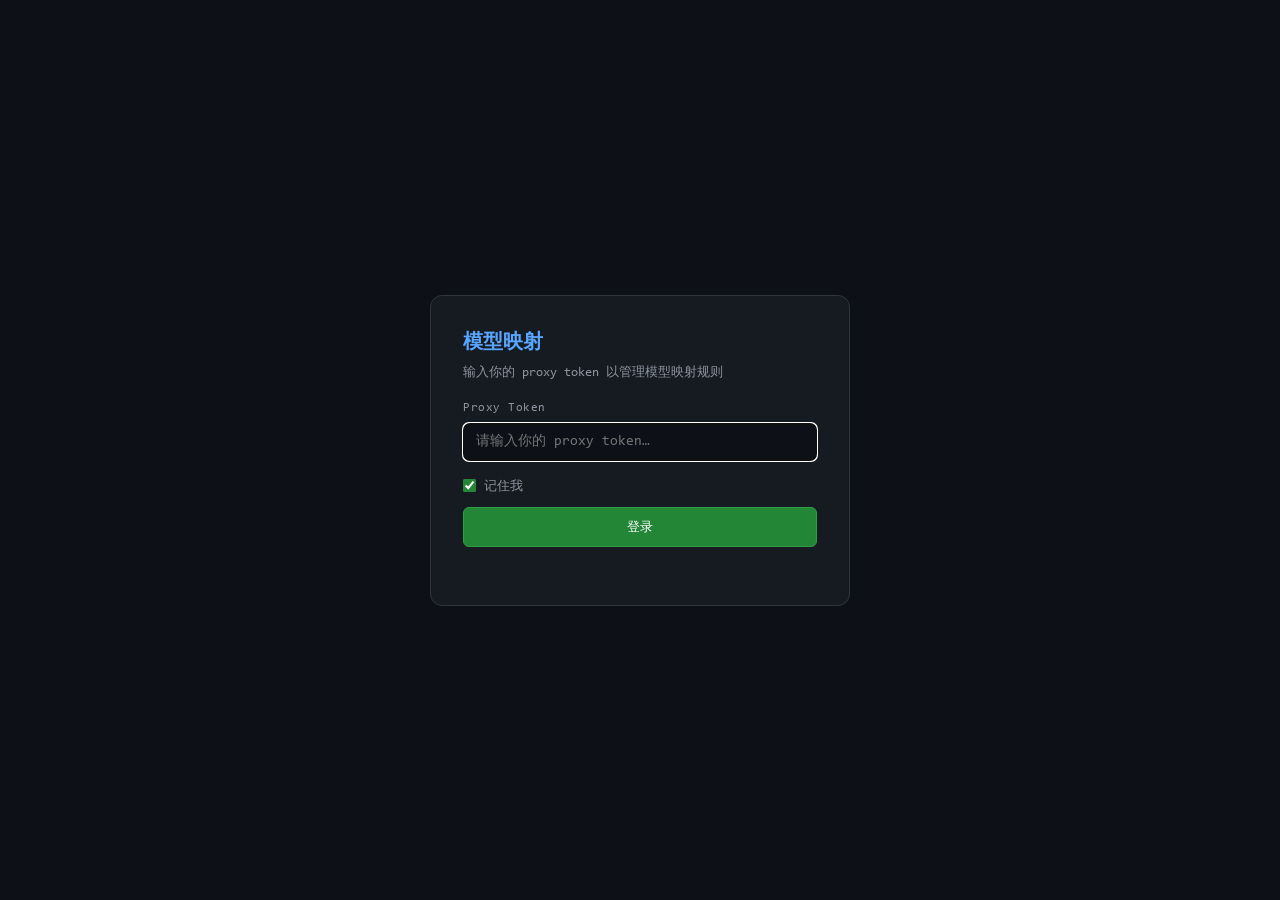
<file: static/mapping.html>
<!DOCTYPE html>
<html lang="zh-CN">

<head>
  <meta charset="UTF-8">
  <meta name="viewport" content="width=device-width, initial-scale=1.0">
  <title>模型映射</title>
  <link rel="stylesheet" href="/static/common.css?v=6">
  <script src="/static/header.js?v=2"></script>
  <style>
    .toolbar {
      display: flex;
      justify-content: space-between;
      align-items: center;
      margin-bottom: 16px
    }

    .toolbar h2 {
      font-size: 14px;
      color: #8b949e
    }

    table {
      background: #161b22;
      border: 1px solid #30363d;
      border-radius: 8px;
      overflow: hidden
    }

    th {
      padding: 10px 14px;
      text-align: center
    }

    td {
      padding: 10px 14px;
      vertical-align: middle;
      text-align: center
    }

    .add-form {
      background: #161b22;
      border: 1px solid #30363d;
      border-radius: 8px;
      padding: 20px;
      margin-bottom: 20px;
      display: flex;
      gap: 12px;
      align-items: center;
      flex-wrap: wrap
    }

    .add-form .form-group {
      flex: 1;
      min-width: 180px
    }

    .add-form .form-group label {
      display: block;
      font-size: 12px;
      color: #8b949e;
      margin-bottom: 6px;
      letter-spacing: .5px
    }

    .add-form input[type=text] {
      width: 100%;
      background: #0d1117;
      border: 1px solid #30363d;
      color: #c9d1d9;
      padding: 8px 12px;
      border-radius: 6px;
      font-size: 13px;
      font-family: var(--font-all)
    }

    .add-form input[type=text]:focus {
      outline: none;
      border-color: #58a6ff
    }

    .arrow {
      color: #58a6ff;
      font-size: 20px;
      flex-shrink: 0;
      padding-top: 22px
    }

    .toast-container {
      position: fixed;
      top: 20px;
      right: 20px;
      z-index: 200;
      display: flex;
      flex-direction: column;
      gap: 8px
    }

    .toast {
      padding: 10px 18px;
      border-radius: 8px;
      font-size: 13px;
      color: #fff;
      opacity: 0;
      transform: translateX(40px);
      transition: opacity .3s, transform .3s;
      max-width: 400px;
      word-break: break-word
    }

    .toast.show {
      opacity: 1;
      transform: translateX(0)
    }

    .toast-error {
      background: #da3633;
      border: 1px solid #f85149
    }

    .toast-success {
      background: #238636;
      border: 1px solid #2ea043
    }

    .login-overlay {
      display: flex;
      position: fixed;
      top: 0;
      left: 0;
      width: 100%;
      height: 100%;
      background: #0d1117;
      z-index: 400;
      justify-content: center;
      align-items: center
    }

    .login-overlay.hidden {
      display: none
    }

    .login-box {
      background: #161b22;
      border: 1px solid #30363d;
      border-radius: 12px;
      padding: 32px;
      width: 420px;
      max-width: 90vw
    }

    .login-box h2 {
      font-size: 20px;
      color: #58a6ff;
      margin-bottom: 8px
    }

    .login-box .subtitle {
      font-size: 13px;
      color: #8b949e;
      margin-bottom: 20px
    }

    .login-box .form-group {
      margin-bottom: 16px
    }

    .login-box .form-group label {
      display: block;
      font-size: 12px;
      color: #8b949e;
      margin-bottom: 8px;
      letter-spacing: .5px
    }

    .login-box .form-group input {
      width: 100%;
      padding: 10px 12px;
      font-size: 14px;
      background: #0d1117;
      border: 1px solid #30363d;
      color: #c9d1d9;
      border-radius: 6px;
      font-family: var(--font-all)
    }

    .login-box .error-msg {
      color: #f85149;
      font-size: 12px;
      min-height: 18px;
      margin-top: 8px
    }

    .login-box .remember-row {
      display: flex;
      align-items: center;
      gap: 8px;
      margin-bottom: 12px;
      font-size: 13px;
      color: #8b949e;
      cursor: pointer
    }

    .login-box .remember-row input {
      accent-color: #238636
    }

    .mapping-content {
      display: none
    }

    .mapping-content.active {
      display: block
    }

    .pattern-cell {
      font-family: var(--font-all);
      font-size: 13px;
      color: #f0883e;
      word-break: break-all
    }

    .target-cell {
      font-family: var(--font-all);
      font-size: 13px;
      color: #3fb950;
      word-break: break-all
    }

    .confirm-overlay {
      display: none;
      position: fixed;
      top: 0;
      left: 0;
      width: 100%;
      height: 100%;
      background: rgba(0, 0, 0, .6);
      z-index: 300;
      justify-content: center;
      align-items: center
    }

    .confirm-overlay.active {
      display: flex
    }

    .confirm-box {
      background: #161b22;
      border: 1px solid #30363d;
      border-radius: 12px;
      padding: 24px;
      width: 360px;
      max-width: 90vw
    }

    .confirm-box p {
      font-size: 14px;
      color: #c9d1d9;
      margin-bottom: 20px;
      word-break: break-all
    }

    .confirm-actions {
      display: flex;
      gap: 8px;
      justify-content: flex-end
    }

    .rules-card {
      background: #161b22;
      border: 1px solid #30363d;
      border-radius: 8px;
      padding: 20px;
      margin-top: 24px
    }

    .rules-card h3 {
      font-size: 13px;
      color: #8b949e;
      letter-spacing: .5px;
      margin-bottom: 12px
    }

    .table-wrap {
      overflow-x: auto
    }

    .rules-table {
      background: #0d1117;
      border: 1px solid #21262d;
      border-radius: 6px;
      overflow: hidden
    }

    .rules-table th {
      background: #161b22;
      padding: 8px 12px;
      font-size: 12px;
      text-align: center
    }

    .rules-table td {
      padding: 8px 12px;
      font-size: 13px;
      text-align: center;
      border-top: 1px solid #21262d
    }

    .rules-table code {
      background: #1c2128;
      padding: 2px 6px;
      border-radius: 4px;
      font-size: 12px;
      color: #f0883e
    }

    .match-yes {
      color: #3fb950;
      font-weight: 600;
      font-size: 12px
    }

    .match-no {
      color: #484f58;
      font-size: 12px
    }

    .rules-note {
      margin-top: 14px;
      font-size: 12px;
      color: #8b949e;
      line-height: 1.5
    }
  </style>
</head>

<body>
  <div class="toast-container" id="toast-container"></div>

  <div class="login-overlay" id="login-overlay">
    <div class="login-box">
      <h2>模型映射</h2>
      <div class="subtitle">输入你的 proxy token 以管理模型映射规则</div>
      <div class="form-group">
        <label>Proxy Token</label>
        <input type="text" id="login-token" placeholder="请输入你的 proxy token…" autofocus>
      </div>
      <label class="remember-row"><input type="checkbox" id="login-remember" checked>记住我</label>
      <button class="btn btn-primary" style="width:100%;padding:10px" onclick="doLogin()">登录</button>
      <div class="error-msg" id="login-error"></div>
    </div>
  </div>

  <div class="mapping-content" id="mapping-content">
    <div id="og-header"></div>
    <script>
      OneGateHeader.mount('#og-header', {
        active: 'mapping',
        title: '模型映射',
        actions: '<div class="info" id="token-info"></div><button class="btn btn-sm" onclick="doLogout()">退出登录</button>'
      });
    </script>
    <div class="container">
      <div class="toolbar">
        <h2 id="mapping-count"></h2>
        <button class="btn" onclick="loadMappings()">刷新</button>
      </div>

      <div class="add-form">
        <div class="form-group">
          <label>模式</label>
          <input type="text" id="add-pattern" placeholder="例如 glm-* 或 (.+-)(\\d+\\.\\d+)">
        </div>
        <div class="arrow">&rarr;</div>
        <div class="form-group">
          <label>目标模型</label>
          <input type="text" id="add-target" placeholder="例如 glm-4 或 $2">
        </div>
        <div class="form-group">
          <label>提供商</label>
          <select id="add-provider" style="width:100%;background:#0d1117;border:1px solid #30363d;color:#c9d1d9;padding:8px 12px;border-radius:6px;font-size:13px;font-family:var(--font-all)">
            <option value="">默认</option>
          </select>
        </div>
        <button class="btn btn-primary" id="add-btn" onclick="addMapping()" style="height:36px;flex-shrink:0">添加</button>
        <button class="btn" id="cancel-btn" onclick="cancelEdit()" style="height:36px;flex-shrink:0;display:none">取消</button>
      </div>

      <div class="table-wrap">
        <table>
          <thead>
            <tr>
              <th style="width:25%">模式</th>
              <th style="width:8%">箭头</th>
              <th style="width:25%">目标模型</th>
              <th style="width:22%">提供商</th>
              <th style="width:20%" class="col-actions">操作</th>
            </tr>
          </thead>
          <tbody id="mapping-tbody"></tbody>
        </table>
      </div>

      <div class="rules-card">
        <h3>匹配规则</h3>
        <p style="font-size:12px;color:#8b949e;margin-bottom:12px">模式会先作为<strong>正则</strong>（fullmatch）尝试，失败后回退到 <strong>fnmatch 通配符</strong>。在目标中使用 <code>$1</code> <code>$2</code> ... 引用正则捕获组。</p>
        <table class="rules-table">
          <thead>
            <tr>
              <th>类型</th>
              <th>模式</th>
              <th>含义</th>
            </tr>
          </thead>
          <tbody>
            <tr><td>正则</td><td><code>(.+)-(\d+\.\d+)</code></td><td>将名称和版本捕获到 $1 和 $2</td></tr>
            <tr><td>正则</td><td><code>glm-(.+)</code></td><td>将“glm-”之后的后缀捕获到 $1</td></tr>
            <tr><td>正则</td><td><code>(.*)</code></td><td>匹配所有内容并捕获到 $1</td></tr>
            <tr><td>通配符</td><td><code>*</code></td><td>匹配任意数量的字符</td></tr>
            <tr><td>通配符</td><td><code>?</code></td><td>精确匹配一个字符</td></tr>
            <tr><td>通配符</td><td><code>[seq]</code></td><td>匹配 <code>seq</code> 中的任意字符</td></tr>
            <tr><td>通配符</td><td><code>[!seq]</code></td><td>匹配不在 <code>seq</code> 中的任意字符</td></tr>
          </tbody>
        </table>
        <h3 style="margin-top:16px">示例</h3>
        <table class="rules-table">
          <thead>
            <tr>
              <th>模式</th>
              <th>目标</th>
              <th>输入模型</th>
              <th>结果</th>
            </tr>
          </thead>
          <tbody>
            <tr><td><code>glm-*</code></td><td><code>glm-5.1</code></td><td><code>glm-5.4</code></td><td class="match-yes">glm-5.1</td></tr>
            <tr><td><code>glm-(.+)</code></td><td><code>glm-$1</code></td><td><code>glm-5.4</code></td><td class="match-yes">glm-5.4</td></tr>
            <tr><td><code>(.+)-flash</code></td><td><code>$1-4o</code></td><td><code>gpt-flash</code></td><td class="match-yes">gpt-4o</td></tr>
            <tr><td><code>gpt-4*</code></td><td><code>gpt-4o</code></td><td><code>gpt-4o-mini</code></td><td class="match-yes">gpt-4o</td></tr>
            <tr><td><code>gpt-4*</code></td><td><code>gpt-4o</code></td><td><code>claude-3</code></td><td class="match-no">不匹配</td></tr>
          </tbody>
        </table>
        <div class="rules-note">匹配区分大小写。优先尝试正则模式（fullmatch）；若失败或无效，则使用 fnmatch 通配符匹配。规则按顺序匹配，先匹配者生效。未匹配的模型名将原样转发。</div>
      </div>
    </div>
  </div>

  <div class="confirm-overlay" id="confirm-overlay">
    <div class="confirm-box">
      <p id="confirm-message"></p>
      <div class="confirm-actions">
        <button class="btn" onclick="confirmCancel()">取消</button>
        <button class="btn btn-danger" onclick="confirmOk()">删除</button>
      </div>
    </div>
  </div>

  <script>
    const API_BASE = '';
    let proxyToken = null;
    let _confirmResolve = null;

    function apiHeaders() {
      return { 'Content-Type': 'application/json', 'X-Proxy-Token': proxyToken };
    }

    async function api(method, path, body) {
      const opts = { method, headers: apiHeaders() };
      if (body !== undefined && body !== null) opts.body = JSON.stringify(body);
      const resp = await fetch(API_BASE + path, opts);
      const data = await resp.json();
      return { ok: resp.ok, status: resp.status, data };
    }

    function toast(msg, type) {
      type = type || 'error';
      const el = document.createElement('div');
      el.className = 'toast toast-' + type;
      el.textContent = msg;
      document.getElementById('toast-container').appendChild(el);
      requestAnimationFrame(() => el.classList.add('show'));
      setTimeout(() => {
        el.classList.remove('show');
        setTimeout(() => el.remove(), 300);
      }, 3000);
    }

    function esc(s) {
      const d = document.createElement('div');
      d.textContent = s;
      return d.innerHTML;
    }

    function escAttr(s) {
      return s.replace(/&/g, '&amp;').replace(/"/g, '&quot;').replace(/'/g, '&#39;').replace(/</g, '&lt;').replace(/>/g, '&gt;');
    }

    const PROVIDERS = /*__PROVIDERS__*/[];
    const PROVIDER_MAP = {};
    PROVIDERS.forEach(name => { PROVIDER_MAP[name] = name; });

    function renderRow(m, idx) {
      const provDisplay = m.provider ? esc(m.provider) : '<span style="color:#484f58">默认</span>';
      return `<tr data-idx="${idx}">
        <td class="pattern-cell">${esc(m.pattern)}</td>
        <td><span style="color:#58a6ff;font-size:16px">&rarr;</span></td>
        <td class="target-cell">${esc(m.target)}</td>
        <td>${provDisplay}</td>
        <td style="white-space:nowrap" class="col-actions">
          <button class="btn btn-sm" data-action="edit" data-idx="${idx}">编辑</button>
          <button class="btn btn-sm btn-danger" data-action="delete" data-idx="${idx}">删除</button>
        </td>
      </tr>`;
    }

    let cachedMappings = [];

    async function loadMappings() {
      const result = await api('GET', '/mapping/api');
      if (!result.ok) {
        if (result.status === 401 || result.status === 403) {
          doLogout();
          return;
        }
        toast(result.data.error || '加载映射失败');
        return;
      }
      const mappings = result.data.mappings || [];
      cachedMappings = mappings;
      const tbody = document.getElementById('mapping-tbody');
      if (mappings.length === 0) {
        tbody.innerHTML = '<tr><td colspan="5" class="empty">暂无映射规则。模型将原样转发。</td></tr>';
      } else {
        tbody.innerHTML = mappings.map((m, i) => renderRow(m, i)).join('');
      }
      document.getElementById('mapping-count').textContent = `${mappings.length} 条规则`;
    }

    async function addMapping() {
      const pattern = document.getElementById('add-pattern').value.trim();
      const target = document.getElementById('add-target').value.trim();
      const provider = document.getElementById('add-provider').value;
      if (!pattern || !target) {
        toast('模式和目标为必填项');
        return;
      }
      const result = await api('POST', '/mapping/api', { pattern, target, provider });
      if (!result.ok) {
        toast(result.data.error || '保存映射失败');
        return;
      }
      if (editingPattern && editingPattern !== pattern) {
        await api('DELETE', '/mapping/api', { pattern: editingPattern });
      }
      cancelEdit();
      document.getElementById('add-pattern').value = '';
      document.getElementById('add-target').value = '';
      document.getElementById('add-provider').value = '';
      await loadMappings();
      toast(editingPattern ? '映射已更新' : '映射已添加', 'success');
      editingPattern = null;
    }

    function startEdit(pattern, target, provider) {
      editingPattern = pattern;
      document.getElementById('add-pattern').value = pattern;
      document.getElementById('add-target').value = target;
      document.getElementById('add-provider').value = provider || '';
      document.getElementById('add-btn').textContent = '保存';
      document.getElementById('cancel-btn').style.display = '';
      document.getElementById('add-pattern').focus();
    }

    function cancelEdit() {
      editingPattern = null;
      document.getElementById('add-pattern').value = '';
      document.getElementById('add-target').value = '';
      document.getElementById('add-provider').value = '';
      document.getElementById('add-btn').textContent = '添加';
      document.getElementById('cancel-btn').style.display = 'none';
    }

    function showConfirm(msg) {
      document.getElementById('confirm-message').textContent = msg;
      document.getElementById('confirm-overlay').classList.add('active');
      return new Promise(resolve => { _confirmResolve = resolve; });
    }

    function confirmOk() {
      document.getElementById('confirm-overlay').classList.remove('active');
      if (_confirmResolve) { _confirmResolve(true); _confirmResolve = null; }
    }

    function confirmCancel() {
      document.getElementById('confirm-overlay').classList.remove('active');
      if (_confirmResolve) { _confirmResolve(false); _confirmResolve = null; }
    }

    async function confirmDelete(pattern) {
      const ok = await showConfirm('删除映射：' + pattern + ' ？');
      if (!ok) return;
      const result = await api('DELETE', '/mapping/api', { pattern });
      if (!result.ok) {
        toast(result.data.error || '删除映射失败');
        return;
      }
      await loadMappings();
      toast('映射已删除', 'success');
    }

    document.getElementById('add-pattern').addEventListener('keydown', e => {
      if (e.key === 'Enter') {
        document.getElementById('add-target').focus();
      }
    });

    document.getElementById('add-target').addEventListener('keydown', e => {
      if (e.key === 'Enter') addMapping();
    });

    document.getElementById('mapping-tbody').addEventListener('click', e => {
      const btn = e.target.closest('button[data-action]');
      if (!btn) return;
      const idx = parseInt(btn.dataset.idx, 10);
      const m = cachedMappings[idx];
      if (!m) return;
      if (btn.dataset.action === 'edit') {
        startEdit(m.pattern, m.target, m.provider);
      } else if (btn.dataset.action === 'delete') {
        confirmDelete(m.pattern);
      }
    });

    async function doLogin() {
      const token = document.getElementById('login-token').value.trim();
      if (!token) {
        document.getElementById('login-error').textContent = '请输入你的 proxy token';
        return;
      }
      document.getElementById('login-error').textContent = '';
      try {
        const resp = await fetch('/mapping/api', {
          headers: { 'X-Proxy-Token': token },
        });
        if (resp.status === 401) {
          document.getElementById('login-error').textContent = '需要提供 token';
          return;
        }
        if (resp.status === 403) {
          document.getElementById('login-error').textContent = 'token 无效或已禁用';
          return;
        }
        if (!resp.ok) {
          document.getElementById('login-error').textContent = '登录失败';
          return;
        }
        proxyToken = token;
        localStorage.setItem('mapping_token', document.getElementById('login-remember').checked ? token : '');
        document.getElementById('login-overlay').classList.add('hidden');
        document.getElementById('mapping-content').classList.add('active');
        const shortToken = token.length > 16 ? token.slice(0, 8) + '...' + token.slice(-6) : token;
        document.getElementById('token-info').textContent = 'Token：' + shortToken;
        loadMappings();
      } catch (e) {
        document.getElementById('login-error').textContent = '网络错误';
      }
    }

    function doLogout() {
      proxyToken = null;
      localStorage.removeItem('mapping_token');
      document.getElementById('login-token').value = '';
      document.getElementById('login-overlay').classList.remove('hidden');
      document.getElementById('mapping-content').classList.remove('active');
    }

    document.getElementById('login-token').addEventListener('keydown', e => {
      if (e.key === 'Enter') doLogin();
    });

    function populateProviderSelect() {
      const sel = document.getElementById('add-provider');
      PROVIDERS.forEach(name => {
        const opt = document.createElement('option');
        opt.value = name;
        opt.textContent = name;
        sel.appendChild(opt);
      });
    }

    let editingPattern = null;
    populateProviderSelect();

    (function autoLogin() {
      const saved = localStorage.getItem('mapping_token');
      if (saved) {
        document.getElementById('login-token').value = saved;
        document.getElementById('login-remember').checked = true;
        doLogin();
      }
    })();
  </script>
</body>

</html>
</file>
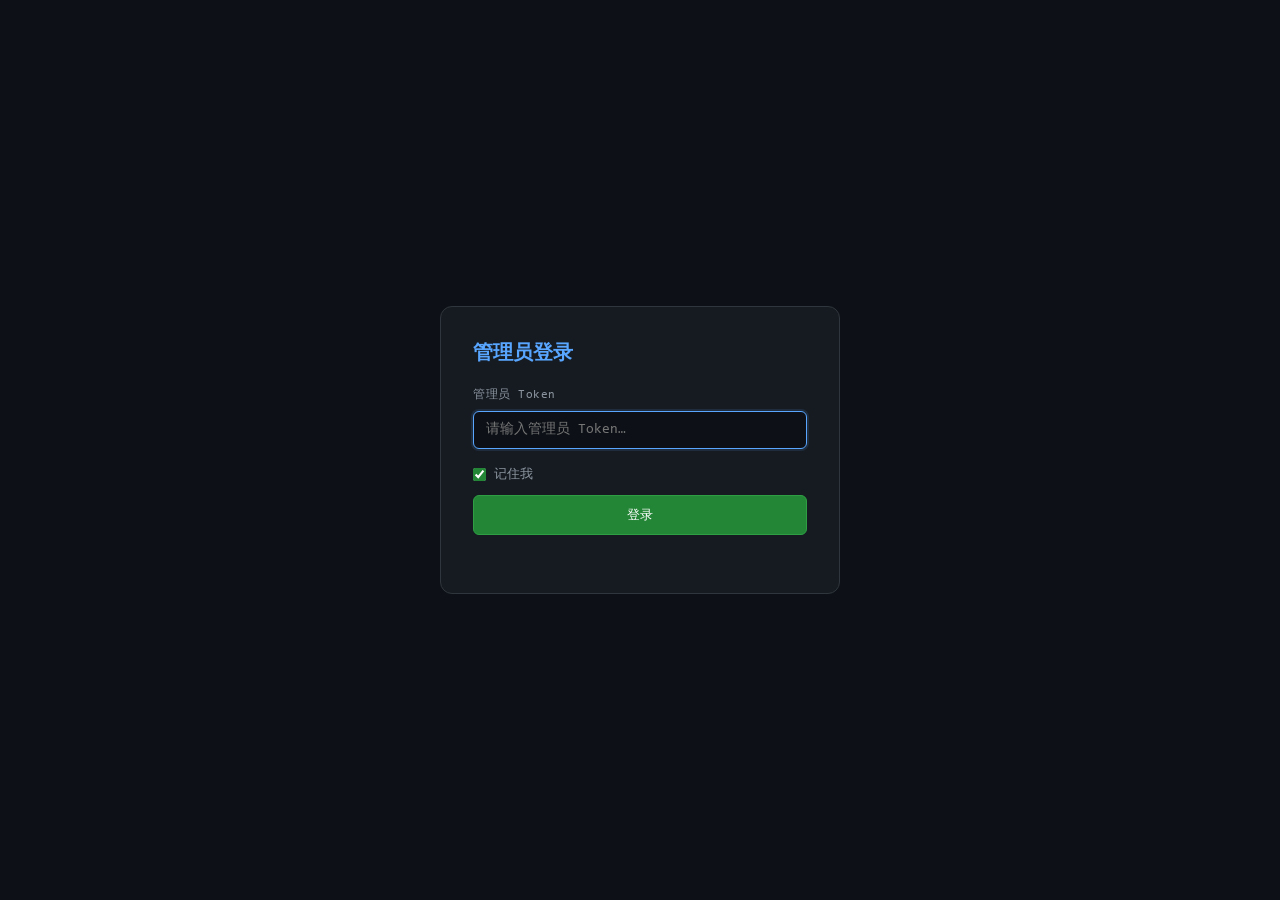
<file: static/models.html>
<!DOCTYPE html>
<html lang="zh-CN">

<head>
  <meta charset="UTF-8">
  <meta name="viewport" content="width=device-width, initial-scale=1.0">
  <title>模型目录</title>
  <link rel="stylesheet" href="/static/common.css?v=6">
  <script src="/static/header.js?v=2"></script>
  <style>
    .toolbar {
      display: flex;
      justify-content: space-between;
      align-items: center;
      gap: 12px;
      flex-wrap: wrap;
      margin-bottom: 16px
    }

    .toolbar h2 {
      font-size: 14px;
      color: #8b949e;
      font-weight: 400;
      letter-spacing: .3px
    }

    .toolbar h2 .count-on {
      color: #3fb950;
      font-weight: 600
    }

    .toolbar-actions {
      display: flex;
      gap: 8px
    }

    .callout {
      display: flex;
      gap: 12px;
      background: #161b22;
      border: 1px solid #30363d;
      border-left: 3px solid #1f6feb;
      border-radius: 8px;
      padding: 14px 18px;
      margin-bottom: 20px;
      font-size: 12.5px;
      color: #8b949e;
      line-height: 1.7
    }

    .callout-icon {
      flex-shrink: 0;
      width: 18px;
      height: 18px;
      margin-top: 2px;
      border-radius: 50%;
      border: 1px solid #1f6feb;
      color: #58a6ff;
      font-size: 11px;
      font-style: normal;
      display: inline-flex;
      align-items: center;
      justify-content: center
    }

    .callout strong {
      color: #c9d1d9;
      font-weight: 600
    }

    .callout code {
      background: #1c2128;
      border: 1px solid #21262d;
      border-radius: 4px;
      padding: 1px 5px;
      font-size: 11.5px;
      color: #f0883e
    }

    .callout a {
      color: #58a6ff;
      text-decoration: none
    }

    .callout a:hover {
      text-decoration: underline
    }

    .table-wrap {
      overflow-x: auto;
      border: 1px solid #30363d;
      border-radius: 8px
    }

    table {
      width: 100%;
      min-width: 720px;
      border-collapse: collapse
    }

    th {
      padding: 10px 14px;
      text-align: center;
      white-space: nowrap
    }

    td {
      padding: 9px 14px;
      vertical-align: middle;
      text-align: center
    }

    .model-cell {
      text-align: left;
      font-family: var(--font-all);
      font-size: 13px;
      color: #79c0ff;
      word-break: break-all
    }

    .model-line {
      display: flex;
      align-items: center;
      gap: 8px;
      flex-wrap: wrap
    }

    .model-line>span:first-child {
      word-break: break-all
    }

    .pattern-badge {
      display: inline-flex;
      align-items: center;
      gap: 5px;
      padding: 1px 7px;
      border-radius: 999px;
      border: 1px dashed rgba(210, 153, 34, .5);
      background: rgba(210, 153, 34, .1);
      color: #d29922;
      font-family: var(--font-all);
      font-size: 10px;
      line-height: 1.6;
      letter-spacing: .6px;
      text-transform: uppercase;
      white-space: nowrap;
      flex-shrink: 0;
      cursor: help
    }

    .pattern-badge::before {
      content: ".*";
      letter-spacing: -1px;
      opacity: .85
    }

    .pattern-badge[hidden] {
      display: none
    }

    .form-group>label .pattern-badge {
      margin-left: 6px;
      vertical-align: 1px
    }

    .hint code {
      background: #1c2128;
      border: 1px solid #21262d;
      border-radius: 4px;
      padding: 0 4px;
      font-size: 10.5px;
      color: #f0883e;
      font-family: var(--font-all);
      white-space: nowrap
    }

    .upstream-cell {
      text-align: left;
      font-family: var(--font-all);
      font-size: 13px;
      word-break: break-all
    }

    .target-cell {
      color: #3fb950
    }

    .muted {
      color: #8b949e;
      font-size: 12px
    }

    .prov-tag {
      background: rgba(31, 111, 235, .12);
      border-color: rgba(31, 111, 235, .4);
      color: #58a6ff
    }

    .toggle {
      position: relative;
      display: inline-block;
      width: 36px;
      height: 20px
    }

    .toggle input {
      opacity: 0;
      width: 0;
      height: 0
    }

    .toggle .slider {
      position: absolute;
      cursor: pointer;
      top: 0;
      left: 0;
      right: 0;
      bottom: 0;
      background: #30363d;
      transition: .2s;
      border-radius: 20px
    }

    .toggle .slider:before {
      position: absolute;
      content: "";
      height: 14px;
      width: 14px;
      left: 3px;
      bottom: 3px;
      background: #8b949e;
      transition: .2s;
      border-radius: 50%
    }

    .toggle input:checked+.slider {
      background: #238636
    }

    .toggle input:checked+.slider:before {
      transform: translateX(16px);
      background: #fff
    }

    .toggle input:disabled+.slider {
      opacity: .5;
      cursor: default
    }

    .modal-overlay {
      display: none;
      position: fixed;
      top: 0;
      left: 0;
      width: 100%;
      height: 100%;
      background: rgba(0, 0, 0, .6);
      z-index: 100;
      justify-content: center;
      align-items: center
    }

    .modal-overlay.active {
      display: flex
    }

    .modal {
      background: #161b22;
      border: 1px solid #30363d;
      border-radius: 12px;
      padding: 24px;
      width: 440px;
      max-width: 92vw;
      max-height: 92vh;
      overflow-y: auto
    }

    .modal h3 {
      font-size: 16px;
      margin-bottom: 16px;
      color: #c9d1d9
    }

    .form-group {
      margin-bottom: 14px
    }

    .form-group>label {
      display: block;
      font-size: 12px;
      color: #8b949e;
      margin-bottom: 6px;
      letter-spacing: .5px
    }

    .form-group input[type=text],
    .form-group select {
      width: 100%;
      background: #0d1117;
      border: 1px solid #30363d;
      color: #c9d1d9;
      padding: 8px 12px;
      border-radius: 6px;
      font-size: 13px;
      font-family: var(--font-all)
    }

    .form-group input[type=text]:focus,
    .form-group select:focus {
      outline: none;
      border-color: #58a6ff;
      box-shadow: 0 0 0 2px rgba(88, 166, 255, .12)
    }

    .form-group select:disabled {
      color: #6e7681;
      cursor: not-allowed
    }

    .form-group .hint {
      font-size: 11px;
      color: #6e7681;
      margin-top: 5px;
      line-height: 1.5
    }

    .optional {
      color: #6e7681;
      font-weight: 400;
      letter-spacing: 0;
      text-transform: none;
      margin-left: 4px
    }

    .toggle-row {
      display: flex;
      align-items: center;
      justify-content: space-between;
      gap: 12px;
      background: #0d1117;
      border: 1px solid #30363d;
      border-radius: 6px;
      padding: 9px 12px;
      margin-bottom: 10px
    }

    .toggle-row .tr-label {
      font-size: 13px;
      color: #c9d1d9
    }

    .toggle-row .tr-hint {
      font-size: 11px;
      color: #8b949e;
      margin-top: 2px
    }

    .modal-error {
      color: #f85149;
      font-size: 12px;
      min-height: 16px;
      margin-bottom: 4px
    }

    .modal-actions {
      display: flex;
      gap: 8px;
      justify-content: flex-end;
      margin-top: 12px
    }

    .confirm-overlay {
      display: none;
      position: fixed;
      top: 0;
      left: 0;
      width: 100%;
      height: 100%;
      background: rgba(0, 0, 0, .6);
      z-index: 300;
      justify-content: center;
      align-items: center
    }

    .confirm-overlay.active {
      display: flex
    }

    .confirm-box {
      background: #161b22;
      border: 1px solid #30363d;
      border-radius: 12px;
      padding: 24px;
      width: 360px;
      max-width: 90vw
    }

    .confirm-box p {
      font-size: 14px;
      color: #c9d1d9;
      margin-bottom: 20px;
      word-break: break-all
    }

    .confirm-actions {
      display: flex;
      gap: 8px;
      justify-content: flex-end
    }

    .toast-container {
      position: fixed;
      top: 20px;
      right: 20px;
      z-index: 500;
      display: flex;
      flex-direction: column;
      gap: 8px
    }

    .toast {
      padding: 10px 18px;
      border-radius: 8px;
      font-size: 13px;
      color: #fff;
      opacity: 0;
      transform: translateX(40px);
      transition: opacity .3s, transform .3s;
      max-width: 400px;
      word-break: break-word
    }

    .toast.show {
      opacity: 1;
      transform: translateX(0)
    }

    .toast-error {
      background: #da3633;
      border: 1px solid #f85149
    }

    .toast-success {
      background: #238636;
      border: 1px solid #2ea043
    }

    .login-overlay {
      display: flex;
      position: fixed;
      top: 0;
      left: 0;
      width: 100%;
      height: 100%;
      background: #0d1117;
      z-index: 400;
      justify-content: center;
      align-items: center
    }

    .login-overlay.hidden {
      display: none
    }

    .login-box {
      background: #161b22;
      border: 1px solid #30363d;
      border-radius: 12px;
      padding: 32px;
      width: 400px;
      max-width: 90vw
    }

    .login-box h2 {
      font-size: 20px;
      color: #58a6ff;
      margin-bottom: 20px
    }

    .login-box .form-group {
      margin-bottom: 16px
    }

    .login-box .form-group label {
      display: block;
      font-size: 12px;
      color: #8b949e;
      margin-bottom: 8px;
      letter-spacing: .5px
    }

    .login-box .form-group input {
      width: 100%;
      padding: 10px 12px;
      font-size: 14px;
      background: #0d1117;
      border: 1px solid #30363d;
      color: #c9d1d9;
      border-radius: 6px;
      font-family: var(--font-all)
    }

    .login-box .error-msg {
      color: #f85149;
      font-size: 12px;
      min-height: 18px;
      margin-top: 8px
    }

    .login-box .remember-row {
      display: flex;
      align-items: center;
      gap: 8px;
      margin-bottom: 12px;
      font-size: 13px;
      color: #8b949e;
      cursor: pointer
    }

    .login-box .remember-row input {
      accent-color: #238636
    }

    .catalog-content {
      display: none
    }

    .catalog-content.active {
      display: block
    }
  </style>
</head>

<body>
  <div class="toast-container" id="toast-container"></div>

  <div class="login-overlay" id="login-overlay">
    <div class="login-box">
      <h2>管理员登录</h2>
      <div class="form-group">
        <label>管理员 Token</label>
        <input type="text" id="login-token" placeholder="请输入管理员 Token…" autofocus>
      </div>
      <label class="remember-row"><input type="checkbox" id="login-remember" checked>记住我</label>
      <button class="btn btn-primary" style="width:100%;padding:10px" onclick="doLogin()">登录</button>
      <div class="error-msg" id="login-error"></div>
    </div>
  </div>

  <div class="catalog-content" id="catalog-content">
    <div id="og-header"></div>
    <script>
      OneGateHeader.mount('#og-header', {
        active: 'models',
        title: '模型目录',
        actions: '<div class="info" id="stats"></div><button class="btn btn-sm" onclick="doLogout()">退出登录</button>'
      });
    </script>

    <div class="container">
      <div class="toolbar">
        <h2 id="model-count">模型</h2>
        <div class="toolbar-actions">
          <button class="btn" onclick="loadModels()">刷新</button>
          <button class="btn btn-primary" onclick="showAddModal()">+ 添加模型</button>
        </div>
      </div>

      <div class="callout">
        <i class="callout-icon" aria-hidden="true">i</i>
        <div>
          <strong>模型目录的工作方式。</strong>客户端使用自己的 proxy token 调用 <code>GET /v1/models</code>，
          获取其有权看到的 id。使用其中任一 id 的 chat 或 Responses 请求，会被转发到此处设置的提供商和
          上游模型。每个 token 可见哪些 id，在 <a href="/admin">管理员</a> &rarr; Token &rarr; 可见模型
          中管理。
        </div>
      </div>

      <div class="table-wrap">
        <table>
          <thead>
            <tr>
              <th style="width:30%">公开模型</th>
              <th style="width:15%">提供商</th>
              <th style="width:27%">上游模型</th>
              <th style="width:12%">状态</th>
              <th style="width:16%" class="col-actions">操作</th>
            </tr>
          </thead>
          <tbody id="model-tbody">
            <tr>
              <td colspan="5" class="empty">加载中...</td>
            </tr>
          </tbody>
        </table>
      </div>
    </div>

    <div class="modal-overlay" id="modal-overlay">
      <div class="modal">
        <h3 id="modal-title">添加模型</h3>
        <div class="form-group">
          <label for="modal-model">模型 id 或模式 <span class="pattern-badge" id="modal-pattern-badge" title="该条目以模式规则存储" hidden>模式</span></label>
          <input type="text" id="modal-model" placeholder="glm-5.3 / glm-* / ^claude-(.+)$" autocomplete="off" spellcheck="false">
          <div class="hint">
            精确 id 优先匹配，其次按模式从长到短匹配。包含
            <code>* ? [ ] ( ) { } ^ $ | \ +</code> 的条目视为模式：先按正则尝试（全匹配），再按
            通配符（如 <code>glm-*</code>）尝试；正则无效时忽略正则并改用通配符。模式仅用于路由
            请求，不会由 <code>/v1/models</code> 返回。
          </div>
        </div>
        <div class="form-group">
          <label for="modal-provider">提供商</label>
          <select id="modal-provider"></select>
          <div class="hint">匹配该 id 的请求会被转发到所选提供商。</div>
        </div>
        <div class="form-group">
          <label for="modal-target">上游模型 <span class="optional">可选</span></label>
          <input type="text" id="modal-target" placeholder="例如 glm-5.3 或 glm-$1" autocomplete="off" spellcheck="false">
          <div class="hint">使用 <code>$1</code> <code>$2</code> … 插入正则捕获组。留空则原样转发
            请求的模型名称。</div>
        </div>
        <div class="toggle-row">
          <div>
            <div class="tr-label">已启用</div>
            <div class="tr-hint">已禁用的模型不会出现在 /v1/models 中。</div>
          </div>
          <label class="toggle">
            <input type="checkbox" id="modal-enabled" aria-label="已启用" checked>
            <span class="slider"></span>
          </label>
        </div>
        <div class="modal-error" id="modal-error"></div>
        <div class="modal-actions">
          <button class="btn" onclick="hideModal()">取消</button>
          <button class="btn btn-primary" id="modal-submit" onclick="submitModel()">添加</button>
        </div>
      </div>
    </div>

    <div class="confirm-overlay" id="confirm-overlay">
      <div class="confirm-box">
        <p id="confirm-message"></p>
        <div class="confirm-actions">
          <button class="btn" onclick="confirmCancel()">取消</button>
          <button class="btn btn-danger" onclick="confirmOk()">删除</button>
        </div>
      </div>
    </div>
  </div>

  <script>
    const PROVIDERS = /*__PROVIDERS__*/[];
    const PROVIDER_LIST = Array.isArray(PROVIDERS) ? PROVIDERS : [];
    const API_BASE = '';
    const PATTERN_CHARS = /[*?\[\](){}^$|\\+]/;

    let adminToken = null;
    let editingModel = null;
    let cachedModels = [];
    let _confirmResolve = null;

    function isPattern(modelId) {
      return PATTERN_CHARS.test(String(modelId == null ? '' : modelId));
    }

    function apiHeaders() {
      return { 'Content-Type': 'application/json', 'X-Admin-Token': adminToken };
    }

    async function api(method, path, body) {
      const opts = { method, headers: apiHeaders() };
      if (body !== undefined && body !== null) opts.body = JSON.stringify(body);
      let resp;
      try {
        resp = await fetch(API_BASE + path, opts);
      } catch (e) {
        return { ok: false, status: 0, data: { error: '网络错误' } };
      }
      let data = {};
      try { data = await resp.json(); } catch (e) { data = {}; }
      return { ok: resp.ok, status: resp.status, data };
    }

    function toast(msg, type) {
      type = type || 'error';
      const el = document.createElement('div');
      el.className = 'toast toast-' + type;
      el.textContent = msg;
      document.getElementById('toast-container').appendChild(el);
      requestAnimationFrame(() => el.classList.add('show'));
      setTimeout(() => {
        el.classList.remove('show');
        setTimeout(() => el.remove(), 300);
      }, 3000);
    }

    function esc(s) {
      const d = document.createElement('div');
      d.textContent = s == null ? '' : String(s);
      return d.innerHTML;
    }

    function escAttr(s) {
      return String(s == null ? '' : s)
        .replace(/&/g, '&amp;')
        .replace(/"/g, '&quot;')
        .replace(/'/g, '&#39;')
        .replace(/</g, '&lt;')
        .replace(/>/g, '&gt;');
    }

    function updateCounts() {
      const total = cachedModels.length;
      const enabled = cachedModels.filter(m => m.enabled).length;
      document.getElementById('model-count').innerHTML =
        `${total} 个模型 &middot; <span class="count-on">${enabled}</span> 个已启用`;
      document.getElementById('stats').textContent = `${enabled} 个已启用 / 共 ${total} 个`;
    }

    function renderRow(m) {
      const id = m.model || '';
      const provider = m.provider || '';
      const target = m.target || '';
      const pattern = isPattern(id);
      const idBadge = pattern
        ? ' <span class="pattern-badge" title="模式规则：匹配传入的模型名称，且不会出现在 /v1/models 中">模式</span>'
        : '';
      const targetCell = target
        ? `<span class="target-cell">${esc(target)}</span>`
        : `<span class="muted">${pattern ? '同请求名称' : '同公开 id'}</span>`;
      const provCell = provider
        ? `<span class="tag prov-tag">${esc(provider)}</span>`
        : '<span class="muted">-</span>';
      return `<tr data-model="${escAttr(id)}">
        <td class="model-cell"><div class="model-line"><span>${esc(id)}</span>${idBadge}</div></td>
        <td>${provCell}</td>
        <td class="upstream-cell">${targetCell}</td>
        <td>
          <label class="toggle" title="${m.enabled ? '已启用' : '已禁用'}">
            <input type="checkbox" ${m.enabled ? 'checked' : ''} aria-label="已启用" data-model="${escAttr(id)}" onchange="toggleModel(this)">
            <span class="slider"></span>
          </label>
        </td>
        <td class="col-actions" style="white-space:nowrap">
          <button class="btn btn-sm" data-action="edit" data-model="${escAttr(id)}">编辑</button>
          <button class="btn btn-sm btn-danger" data-action="delete" data-model="${escAttr(id)}">删除</button>
        </td>
      </tr>`;
    }

    async function loadModels() {
      const result = await api('GET', '/admin/api/models');
      if (!result.ok) {
        if (result.status === 403) {
          doLogout();
          document.getElementById('login-error').textContent = '会话已过期，请重新登录';
          return;
        }
        document.getElementById('model-tbody').innerHTML =
          '<tr><td colspan="5" class="empty">加载模型目录失败。</td></tr>';
        document.getElementById('model-count').textContent = '模型';
        document.getElementById('stats').textContent = '';
        toast((result.data && result.data.error) || '加载模型失败');
        return;
      }
      cachedModels = (result.data.models || []).slice().sort((a, b) => String(a.model).localeCompare(String(b.model)));
      const tbody = document.getElementById('model-tbody');
      if (cachedModels.length === 0) {
        tbody.innerHTML = '<tr><td colspan="5" class="empty">暂无模型。添加一个即可供客户端使用。</td></tr>';
      } else {
        tbody.innerHTML = cachedModels.map(renderRow).join('');
      }
      updateCounts();
    }

    function populateProviderSelect(selected) {
      const sel = document.getElementById('modal-provider');
      sel.innerHTML = '';
      const names = PROVIDER_LIST.slice();
      if (selected && !names.includes(selected)) names.push(selected);
      const ph = document.createElement('option');
      ph.value = '';
      ph.textContent = names.length ? '请选择提供商…' : '未配置提供商';
      ph.disabled = true;
      sel.appendChild(ph);
      names.forEach(name => {
        const opt = document.createElement('option');
        opt.value = name;
        opt.textContent = PROVIDER_LIST.includes(name) ? name : name + '（未配置）';
        sel.appendChild(opt);
      });
      sel.value = selected && names.includes(selected) ? selected : '';
      sel.disabled = names.length === 0;
    }

    function syncPatternBadge() {
      const badge = document.getElementById('modal-pattern-badge');
      badge.hidden = !isPattern(document.getElementById('modal-model').value.trim());
    }

    function showAddModal() {
      if (PROVIDER_LIST.length === 0) {
        toast('未配置任何提供商');
        return;
      }
      editingModel = null;
      document.getElementById('modal-title').textContent = '添加模型';
      document.getElementById('modal-model').value = '';
      document.getElementById('modal-target').value = '';
      document.getElementById('modal-enabled').checked = true;
      document.getElementById('modal-error').textContent = '';
      document.getElementById('modal-submit').textContent = '添加';
      populateProviderSelect('');
      syncPatternBadge();
      document.getElementById('modal-overlay').classList.add('active');
      document.getElementById('modal-model').focus();
    }

    function openEdit(modelId) {
      const m = cachedModels.find(x => x.model === modelId);
      if (!m) return;
      editingModel = m;
      document.getElementById('modal-title').textContent = '编辑模型';
      document.getElementById('modal-model').value = m.model || '';
      document.getElementById('modal-target').value = m.target || '';
      document.getElementById('modal-enabled').checked = !!m.enabled;
      document.getElementById('modal-error').textContent = '';
      document.getElementById('modal-submit').textContent = '保存';
      populateProviderSelect(m.provider || '');
      syncPatternBadge();
      document.getElementById('modal-overlay').classList.add('active');
      document.getElementById('modal-model').focus();
    }

    function hideModal() {
      document.getElementById('modal-overlay').classList.remove('active');
      editingModel = null;
    }

    async function submitModel() {
      const model = document.getElementById('modal-model').value.trim();
      const provider = document.getElementById('modal-provider').value;
      const target = document.getElementById('modal-target').value.trim();
      const enabled = document.getElementById('modal-enabled').checked;
      const errEl = document.getElementById('modal-error');
      errEl.textContent = '';
      if (!model) {
        errEl.textContent = '模型 id 或模式为必填项';
        return;
      }
      if (!provider) {
        errEl.textContent = '提供商为必填项';
        return;
      }
      const duplicate = cachedModels.some(m => m.model === model && (!editingModel || m.model !== editingModel.model));
      if (duplicate) {
        errEl.textContent = '已存在相同 id 或模式的条目';
        return;
      }
      const wasEditing = !!editingModel;
      const previousId = editingModel ? editingModel.model : null;
      const result = await api('POST', '/admin/api/models', { model, provider, target, enabled });
      if (!result.ok) {
        errEl.textContent = (result.data && result.data.error) || '保存模型失败';
        return;
      }
      if (wasEditing && previousId && previousId !== model) {
        const del = await api('DELETE', '/admin/api/models', { model: previousId });
        if (!del.ok) toast((del.data && del.data.error) || '删除旧的模型 id 失败');
      }
      hideModal();
      await loadModels();
      toast(wasEditing ? '模型已更新' : '模型已添加', 'success');
    }

    async function toggleModel(checkbox) {
      const modelId = checkbox.dataset.model;
      const m = cachedModels.find(x => x.model === modelId);
      if (!m) {
        checkbox.checked = !checkbox.checked;
        return;
      }
      const next = checkbox.checked;
      checkbox.disabled = true;
      const result = await api('POST', '/admin/api/models', {
        model: m.model,
        provider: m.provider,
        target: m.target || '',
        enabled: next,
      });
      checkbox.disabled = false;
      if (!result.ok) {
        checkbox.checked = !next;
        toast((result.data && result.data.error) || '更新模型失败');
        return;
      }
      m.enabled = next;
      checkbox.closest('.toggle').title = next ? '已启用' : '已禁用';
      updateCounts();
    }

    function showConfirm(msg) {
      document.getElementById('confirm-message').textContent = msg;
      document.getElementById('confirm-overlay').classList.add('active');
      return new Promise(resolve => { _confirmResolve = resolve; });
    }

    function confirmOk() {
      document.getElementById('confirm-overlay').classList.remove('active');
      if (_confirmResolve) { _confirmResolve(true); _confirmResolve = null; }
    }

    function confirmCancel() {
      document.getElementById('confirm-overlay').classList.remove('active');
      if (_confirmResolve) { _confirmResolve(false); _confirmResolve = null; }
    }

    async function confirmDelete(modelId) {
      const ok = await showConfirm('从目录中删除模型“' + modelId + '”？');
      if (!ok) return;
      const result = await api('DELETE', '/admin/api/models', { model: modelId });
      if (!result.ok) {
        toast((result.data && result.data.error) || '删除模型失败');
        return;
      }
      await loadModels();
      toast('模型已删除', 'success');
    }

    document.getElementById('model-tbody').addEventListener('click', e => {
      const btn = e.target.closest('button[data-action]');
      if (!btn) return;
      const modelId = btn.dataset.model;
      if (btn.dataset.action === 'edit') openEdit(modelId);
      else if (btn.dataset.action === 'delete') confirmDelete(modelId);
    });

    document.getElementById('modal-model').addEventListener('input', syncPatternBadge);

    document.getElementById('modal-overlay').addEventListener('click', function (e) {
      if (e.target === this) hideModal();
    });

    document.getElementById('modal-overlay').addEventListener('keydown', e => {
      if (e.key === 'Enter' && e.target && e.target.tagName === 'INPUT') {
        e.preventDefault();
        submitModel();
      }
    });

    document.addEventListener('keydown', e => {
      if (e.key !== 'Escape') return;
      if (document.getElementById('modal-overlay').classList.contains('active')) {
        hideModal();
      } else if (document.getElementById('confirm-overlay').classList.contains('active')) {
        confirmCancel();
      }
    });

    async function doLogin() {
      const token = document.getElementById('login-token').value.trim();
      if (!token) {
        document.getElementById('login-error').textContent = '请输入管理员 Token';
        return;
      }
      document.getElementById('login-error').textContent = '';
      try {
        const resp = await fetch('/admin/api/models', {
          headers: { 'X-Admin-Token': token },
        });
        if (resp.status === 403) {
          document.getElementById('login-error').textContent = '管理员 Token 无效';
          return;
        }
        if (!resp.ok) {
          document.getElementById('login-error').textContent = '登录失败';
          return;
        }
        adminToken = token;
        localStorage.setItem('admin_token', document.getElementById('login-remember').checked ? token : '');
        document.getElementById('login-overlay').classList.add('hidden');
        document.getElementById('catalog-content').classList.add('active');
        loadModels();
      } catch (e) {
        document.getElementById('login-error').textContent = '网络错误';
      }
    }

    function doLogout() {
      adminToken = null;
      cachedModels = [];
      localStorage.removeItem('admin_token');
      document.getElementById('login-token').value = '';
      document.getElementById('login-error').textContent = '';
      document.getElementById('login-overlay').classList.remove('hidden');
      document.getElementById('catalog-content').classList.remove('active');
    }

    document.getElementById('login-token').addEventListener('keydown', e => {
      if (e.key === 'Enter') doLogin();
    });

    (function autoLogin() {
      const saved = localStorage.getItem('admin_token');
      if (saved) {
        document.getElementById('login-token').value = saved;
        document.getElementById('login-remember').checked = true;
        doLogin();
      }
    })();
  </script>
</body>

</html>
</file>
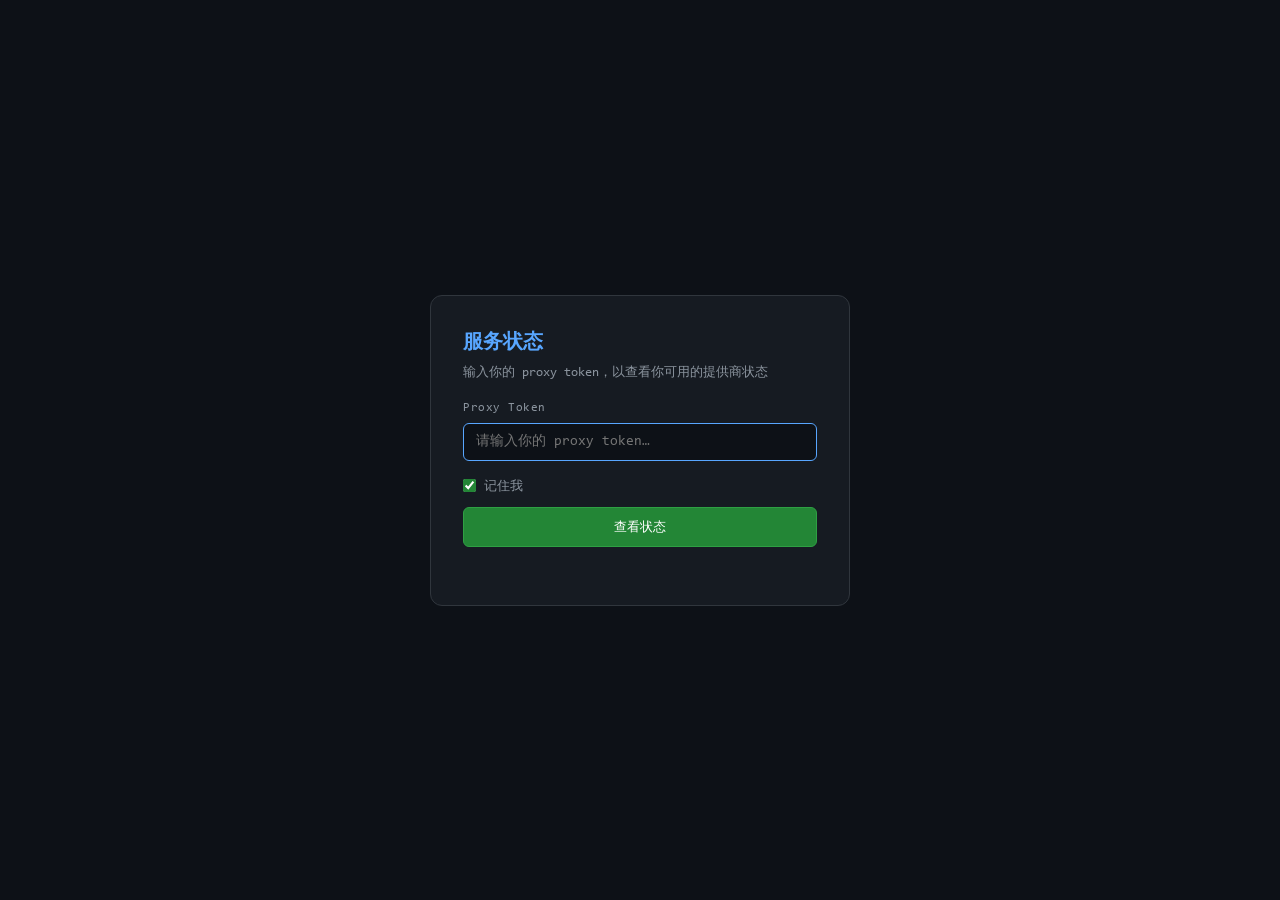
<file: static/status.html>
<!DOCTYPE html>
<html lang="zh-CN">

<head>
  <meta charset="UTF-8">
  <meta name="viewport" content="width=device-width, initial-scale=1.0">
  <title>服务状态</title>
  <link rel="stylesheet" href="/static/common.css?v=6">
  <script src="/static/header.js?v=2"></script>
  <style>
    .provider-name {
      font-size: 16px;
      color: #58a6ff;
      margin-bottom: 4px
    }

    .provider-meta {
      font-size: 12px;
      color: #8b949e;
      margin-bottom: 12px
    }

    .provider-meta code {
      color: #79c0ff;
      background: #0d1117;
      padding: 1px 5px;
      border-radius: 3px
    }

    .summary-row {
      display: flex;
      gap: 16px;
      margin-bottom: 14px;
      flex-wrap: wrap
    }

    .summary-item-inline {
      text-align: center;
      font-size: 12px
    }

    .summary-item-inline .val-total {
      display: block;
      font-size: 18px;
      font-weight: 700;
      color: #c9d1d9;
      font-variant-numeric: tabular-nums
    }

    .summary-item-inline .detail-row {
      display: flex;
      gap: 8px;
      margin-top: 2px;
      font-size: 11px
    }

    .summary-item-inline .detail-item {
      display: flex;
      align-items: center;
      gap: 2px
    }

    .summary-item-inline .lbl {
      display: block;
      color: #8b949e;
      font-size: 11px;
      margin-top: 3px
    }

    .rate-bar-container {
      margin-bottom: 12px
    }

    .rate-label {
      font-size: 12px;
      color: #8b949e;
      margin-bottom: 4px;
      display: flex;
      justify-content: space-between
    }

    .rate-bar-bg {
      background: #21262d;
      border-radius: 4px;
      height: 20px;
      overflow: hidden;
      position: relative
    }

    .rate-bar-fill {
      height: 100%;
      border-radius: 4px;
      transition: width .5s
    }

    .rate-value {
      position: absolute;
      right: 8px;
      top: 50%;
      transform: translateY(-50%);
      font-size: 11px;
      font-weight: 600;
      color: #fff;
      text-shadow: 0 1px 2px rgba(0, 0, 0, .6);
      z-index: 1
    }

    .timeline-section h4 {
      font-size: 12px;
      color: #8b949e;
      letter-spacing: .5px;
      margin-bottom: 8px
    }

    .timeline {
      display: flex;
      align-items: flex-end;
      gap: 1px;
      height: 48px;
      padding: 4px 0;
      cursor: crosshair;
      overflow: hidden;
      justify-content: flex-end
    }

    .hour-bar {
      min-width: 5px;
      flex: 1 1 0;
      border-radius: 1px 1px 0 0;
      position: relative;
      transition: opacity .15s, transform .1s;
      height: 100%
    }


    .hour-bar:hover {
      opacity: 1 !important;
      transform: scaleY(1.15);
      z-index: 10
    }

    .tooltip {
      position: fixed;
      z-index: 500;
      background: #1c2128;
      border: 1px solid #30363d;
      color: #c9d1d9;
      font-size: 12px;
      padding: 10px 14px;
      border-radius: 8px;
      pointer-events: none;
      box-shadow: 0 4px 16px rgba(0, 0, 0, .5);
      display: none;
      min-width: 200px;
      line-height: 1.6
    }

    .tooltip.show {
      display: block
    }

    .tooltip-time {
      color: #58a6ff;
      font-weight: 600;
      margin-bottom: 4px
    }

    .tooltip-row {
      display: flex;
      justify-content: space-between;
      gap: 12px
    }

    .tooltip-rate {
      font-weight: 600
    }

    .tooltip-errors {
      margin-top: 4px;
      font-size: 11px;
      color: #8b949e
    }

    .error-section {
      margin-top: 12px
    }

    .error-section h4 {
      font-size: 12px;
      color: #8b949e;
      letter-spacing: .5px;
      margin-bottom: 6px
    }

    .error-table td,
    .error-table th {
      padding: 4px 10px;
      font-size: 12px
    }

    .status-badge {
      display: inline-block;
      padding: 1px 6px;
      border-radius: 4px;
      font-size: 11px;
      font-weight: 600;
      font-family: var(--font-all)
    }

    .status-2xx {
      background: #0d2818;
      color: #3fb950
    }

    .status-4xx {
      background: #341a00;
      color: #d29922
    }

    .status-5xx {
      background: #3d1214;
      color: #f85149
    }

    .uptime-display {
      font-size: 13px;
      color: #8b949e
    }

    .uptime-display span {
      color: #3fb950;
      font-weight: 600
    }

    .no-data {
      text-align: center;
      padding: 20px;
      color: #484f58;
      font-size: 13px
    }

    .time-axis {
      display: flex;
      justify-content: space-between;
      font-size: 10px;
      color: #484f58;
      padding: 2px 0 0;
      margin-top: -2px
    }

    .login-overlay {
      display: flex;
      position: fixed;
      top: 0;
      left: 0;
      width: 100%;
      height: 100%;
      background: #0d1117;
      z-index: 400;
      justify-content: center;
      align-items: center
    }

    .login-overlay.hidden {
      display: none
    }

    .login-box {
      background: #161b22;
      border: 1px solid #30363d;
      border-radius: 12px;
      padding: 32px;
      width: 420px;
      max-width: 90vw
    }

    .login-box h2 {
      font-size: 20px;
      color: #58a6ff;
      margin-bottom: 8px
    }

    .login-box .subtitle {
      font-size: 13px;
      color: #8b949e;
      margin-bottom: 20px
    }

    .login-box .form-group {
      margin-bottom: 16px
    }

    .login-box .form-group label {
      display: block;
      font-size: 12px;
      color: #8b949e;
      margin-bottom: 8px;
      letter-spacing: .5px
    }

    .login-box .form-group input {
      width: 100%;
      padding: 10px 12px;
      font-size: 14px;
      background: #0d1117;
      border: 1px solid #30363d;
      color: #c9d1d9;
      border-radius: 6px;
      font-family: var(--font-all)
    }

    .login-box .form-group input:focus {
      outline: none;
      border-color: #58a6ff
    }

    .login-box .error-msg {
      color: #f85149;
      font-size: 12px;
      min-height: 18px;
      margin-top: 8px
    }

    .login-box .remember-row {
      display: flex;
      align-items: center;
      gap: 8px;
      margin-bottom: 12px;
      font-size: 13px;
      color: #8b949e;
      cursor: pointer
    }

    .login-box .remember-row input {
      accent-color: #238636
    }

    .status-content {
      display: none
    }

    .status-content.active {
      display: block
    }
  </style>
</head>

<body>
  <div class="login-overlay" id="login-overlay">
    <div class="login-box">
      <h2>服务状态</h2>
      <div class="subtitle">输入你的 proxy token，以查看你可用的提供商状态</div>
      <div class="form-group">
        <label>Proxy Token</label>
        <input type="text" id="login-token" placeholder="请输入你的 proxy token…" autofocus>
      </div>
      <label class="remember-row"><input type="checkbox" id="login-remember" checked>记住我</label>
      <button class="btn btn-primary" style="width:100%;padding:10px" onclick="doLogin()">查看状态</button>
      <div class="error-msg" id="login-error"></div>
    </div>
  </div>

  <div class="status-content" id="status-content">
    <div id="og-header"></div>
    <script>
      OneGateHeader.mount('#og-header', {
        active: 'status',
        title: '服务状态',
        actions: '<div class="uptime-display">可用性：<span id="uptime">-</span></div><button class="btn btn-sm" onclick="loadStatus()">刷新</button><button class="btn btn-sm" onclick="doLogout()">退出登录</button>'
      });
    </script>
    <div class="container" id="content">
      <div class="loading">加载中……</div>
    </div>
  </div>

  <div class="tooltip" id="tooltip"></div>

  <script>
    const STATUS_TOKEN_KEY = 'status_token';
    let proxyToken = null;

    function esc(s) {
      const d = document.createElement('div');
      d.textContent = s;
      return d.innerHTML;
    }

    function formatUptime(seconds) {
      const d = Math.floor(seconds / 86400);
      const h = Math.floor((seconds % 86400) / 3600);
      const m = Math.floor((seconds % 3600) / 60);
      const parts = [];
      if (d > 0) parts.push(d + 'd');
      if (h > 0) parts.push(h + 'h');
      parts.push(m + 'm');
      return parts.join(' ');
    }

    function rateColor(rate) {
      if (rate === null || rate === undefined) return '#30363d';
      const t = Math.max(0, Math.min(100, rate)) / 100;
      // 0→50%: #da3633(red) → #d29922(yellow)
      // 50%→100%: #d29922(yellow) → #238636(green)
      const r = t < 0.5
        ? 218 - (218 - 210) * (t * 2)
        : 210 - (210 - 35) * ((t - 0.5) * 2);
      const g = t < 0.5
        ? 54 + (153 - 54) * (t * 2)
        : 153 + (134 - 153) * ((t - 0.5) * 2);
      const b = t < 0.5
        ? 51 + (34 - 51) * (t * 2)
        : 34 + (54 - 34) * ((t - 0.5) * 2);
      return `rgb(${Math.round(r)},${Math.round(g)},${Math.round(b)})`;
    }

    function rateColorClass(rate) {
      if (rate === null || rate === undefined) return '';
      if (rate >= 99) return 'green';
      if (rate >= 95) return 'yellow';
      return 'red';
    }

    function statusClass(code) {
      if (code < 300) return 'status-2xx';
      if (code < 500) return 'status-4xx';
      return 'status-5xx';
    }

    function fmtHour(ts) {
      const d = new Date(ts * 1000);
      const pad = n => String(n).padStart(2, '0');
      return `${d.getMonth() + 1}/${d.getDate()} ${pad(d.getHours())}:00`;
    }

    function fmtHourFull(ts) {
      const d = new Date(ts * 1000);
      return d.toLocaleString();
    }

    const tooltip = document.getElementById('tooltip');

    function showTooltip(el, data) {
      const rect = el.getBoundingClientRect();
      let html = `<div class="tooltip-time">${esc(fmtHourFull(data.ts))}</div>`;
      html += `<div class="tooltip-row"><span>总计：</span><span>${data.total}</span></div>`;
      if (data.success_rate !== null && data.total > 0) {
        html += `<div class="tooltip-row"><span>成功：</span><span class="tooltip-rate" style="color:${rateColor(data.success_rate)}">${data.success_rate}%</span></div>`;
      } else if (data.total === 0) {
        html += `<div class="tooltip-row"><span>状态：</span><span style="color:#484f58">无请求</span></div>`;
      }
      const errors = data.error_distribution || {};
      if (Object.keys(errors).length > 0) {
        html += '<div class="tooltip-errors">';
        for (const [code, count] of Object.entries(errors)) {
          const pct = data.total > 0 ? (count / data.total * 100).toFixed(1) : '0.0';
          html += `<div class="tooltip-row"><span class="status-badge ${statusClass(parseInt(code))}">${code}</span><span>${count} (${pct}%)</span></div>`;
        }
        html += '</div>';
      }
      tooltip.innerHTML = html;

      let left = rect.left + rect.width / 2 - 110;
      let top = rect.top - 200;
      if (left < 4) left = 4;
      if (left + 220 > window.innerWidth) left = window.innerWidth - 224;
      // 默认显示在上方；如果上方空间不够则显示在下方
      if (top < 0) top = rect.bottom + 8;
      tooltip.style.left = left + 'px';
      tooltip.style.top = top + 'px';
      tooltip.classList.add('show');
    }

    function hideTooltip() {
      tooltip.classList.remove('show');
    }

    document.addEventListener('mouseleave', e => {
      if (!e.target.closest('.timeline')) hideTooltip();
    });

    function renderTimeline(hourlyData) {
      if (!hourlyData || hourlyData.length === 0) {
        return '<div class="no-data">暂无每小时数据</div>';
      }

      const bars = hourlyData.map((h, i) => {
        const r = h.success_rate;
        const color = rateColor(r);
        const hasData = h.total > 0;
        const opacity = hasData ? 1 : 0.25;
        const title = hasData ? `${fmtHour(h.ts)} — 成功率 ${r !== null ? r : 'N/A'}%，${h.total} 次请求` : `${fmtHour(h.ts)} — 无请求`;
        return `<div class="hour-bar"
          style="background:${color};opacity:${opacity}"
          data-idx="${i}"
          onmouseenter="onBarHover(this)"
          onmouseleave="hideTooltip()"
          title="${esc(title)}"
        ></div>`;
      }).join('');

      const firstTs = hourlyData[0].ts;
      const lastTs = hourlyData[hourlyData.length - 1].ts;
      const axisLabels = [fmtHour(firstTs), fmtHour(lastTs)];

      return `
        <div class="timeline">${bars}</div>
        <div class="time-axis"><span>${esc(axisLabels[0])}</span><span>${esc(axisLabels[1])}</span></div>
      `;
    }

    window.onBarHover = function(el) {
      const idx = parseInt(el.dataset.idx);
      const providerEl = el.closest('.card');
      const pname = providerEl.dataset.provider;
      const allData = window._statusData;
      if (!allData || !allData[pname] || !allData[pname][idx]) return;
      showTooltip(el, allData[pname][idx]);
    };

    function renderProvider(p, hourly, summary) {
      const s24 = summary ? summary['24h'] : null;
      const rate24 = s24 ? s24.success_rate : null;
      const rate24Display = rate24 !== null ? rate24 + '%' : 'N/A';
      const rate24Width = rate24 !== null ? rate24 : 100;

      const errors24 = s24 ? s24.error_distribution : {};
      const total24 = s24 ? s24.total : 0;
      const errorRows = Object.entries(errors24).sort((a, b) => b[1] - a[1]).map(([code, count]) => {
        const pct = total24 > 0 ? (count / total24 * 100).toFixed(2) : '0.00';
        return `<tr>
          <td><span class="status-badge ${statusClass(parseInt(code))}">${esc(code)}</span></td>
          <td>${count}</td>
          <td>${pct}%</td>
        </tr>`;
      }).join('');

      const errorSection = Object.keys(errors24).length > 0
        ? `<div class="error-section">
            <h4>错误码（24h）</h4>
            <table class="error-table">
              <thead><tr><th>状态</th><th>次数</th><th>%</th></tr></thead>
              <tbody>${errorRows}</tbody>
            </table>
          </div>`
        : '';

      const summaryHtml = ['1h', '24h', '7d', '30d'].map(period => {
        const d = summary ? summary[period] : null;
        const total = d ? d.total : 0;
        const success = d ? d.success : 0;
        const fail = total - success;
        const rate = d ? d.success_rate : null;
        const rateColorVal = rate !== null ? rateColor(rate) : '#484f58';
        const rateText = rate !== null ? rate + '%' : '-';
        const failColor = fail > 0 ? '#f85149' : '#484f58';
        const succColor = success > 0 ? '#3fb950' : '#484f58';
        return `<div class="summary-item-inline">
          <span class="val-total">${total.toLocaleString()}</span>
          <div class="detail-row">
            <span class="detail-item" style="color:${succColor}">${success}</span>
            <span class="detail-item" style="color:${failColor}">${fail}</span>
            <span class="detail-item" style="color:${rateColorVal}">${rateText}</span>
          </div>
          <span class="lbl">${period}</span>
        </div>`;
      }).join('');

      return `<div class="card" data-provider="${esc(p.name)}">
        <div class="provider-name">${esc(p.name)}</div>
        <div class="provider-meta">
          前缀：<code>${esc(p.prefix)}</code> &nbsp; 上游：<code>${esc(p.upstream)}</code>
        </div>
        <div class="summary-row">${summaryHtml}</div>
        <div class="rate-bar-container">
          <div class="rate-label"><span>成功率（24h）</span><span>${rate24Display}</span></div>
          <div class="rate-bar-bg">
            <div class="rate-bar-fill ${rateColorClass(rate24)}" style="width:${rate24Width}%;background:${rateColor(rate24)}"></div>
          </div>
        </div>
        <div class="timeline-section">
          <h4>每小时趋势（最近 ${hourly ? hourly.length : 0} 小时）</h4>
          ${renderTimeline(hourly)}
        </div>
        ${errorSection}
      </div>`;
    }

    function renderStatus(data) {
      const uptimeEl = document.getElementById('uptime');
      if (uptimeEl) uptimeEl.textContent = formatUptime(data.uptime);

      window._statusData = data.stats || {};

      const content = document.getElementById('content');
      if (!data.providers || data.providers.length === 0) {
        content.innerHTML = '<div class="no-data">该 token 没有可用的提供商</div>';
        return;
      }
      const providerOrder = [...data.providers].sort((a, b) => {
        const ta = ((data.summary || {})[a.name] || {})['24h'] || {};
        const tb = ((data.summary || {})[b.name] || {})['24h'] || {};
        return (tb.total || 0) - (ta.total || 0);
      });
      content.innerHTML = providerOrder.map(p => {
        const hourly = (data.stats || {})[p.name] || [];
        const summary = (data.summary || {})[p.name] || null;
        return renderProvider(p, hourly, summary);
      }).join('');
    }

    function showLogin(message) {
      document.getElementById('login-overlay').classList.remove('hidden');
      document.getElementById('status-content').classList.remove('active');
      document.getElementById('login-error').textContent = message || '';
    }

    async function doLogin() {
      const token = document.getElementById('login-token').value.trim();
      const errorEl = document.getElementById('login-error');
      if (!token) {
        errorEl.textContent = '请输入你的 proxy token';
        return;
      }
      errorEl.textContent = '';
      try {
        const resp = await fetch('/status/api', { headers: { 'X-Proxy-Token': token } });
        if (resp.status === 401 || resp.status === 403) {
          let data = {};
          try { data = await resp.json(); } catch (e) { data = {}; }
          errorEl.textContent = data.error || 'Token 无效';
          return;
        }
        if (!resp.ok) {
          errorEl.textContent = '登录失败';
          return;
        }
        const data = await resp.json();
        proxyToken = token;
        if (document.getElementById('login-remember').checked) {
          localStorage.setItem(STATUS_TOKEN_KEY, token);
        } else {
          localStorage.removeItem(STATUS_TOKEN_KEY);
        }
        document.getElementById('login-overlay').classList.add('hidden');
        document.getElementById('status-content').classList.add('active');
        renderStatus(data);
      } catch (e) {
        errorEl.textContent = '网络错误';
      }
    }

    function doLogout() {
      proxyToken = null;
      window._statusData = {};
      localStorage.removeItem(STATUS_TOKEN_KEY);
      document.getElementById('uptime').textContent = '-';
      document.getElementById('content').innerHTML = '<div class="loading">加载中……</div>';
      showLogin('');
      document.getElementById('login-token').value = '';
    }

    async function loadStatus() {
      if (!proxyToken) return;
      try {
        const resp = await fetch('/status/api', { headers: { 'X-Proxy-Token': proxyToken } });
        if (resp.status === 401 || resp.status === 403) {
          let data = {};
          try { data = await resp.json(); } catch (e) { data = {}; }
          proxyToken = null;
          localStorage.removeItem(STATUS_TOKEN_KEY);
          showLogin(data.error || 'Token 无效或已禁用');
          return;
        }
        if (!resp.ok) throw new Error('HTTP ' + resp.status);
        const data = await resp.json();
        renderStatus(data);
      } catch (e) {
        document.getElementById('content').innerHTML = `<div class="error-msg">加载状态失败：${esc(e.message)}</div>`;
      }
    }

    document.getElementById('login-token').addEventListener('keydown', e => {
      if (e.key === 'Enter') doLogin();
    });

    (function autoLogin() {
      const saved = localStorage.getItem(STATUS_TOKEN_KEY);
      if (saved) {
        document.getElementById('login-token').value = saved;
        document.getElementById('login-remember').checked = true;
        doLogin();
      }
    })();

    setInterval(loadStatus, 600000);
  </script>
</body>

</html>
</file>
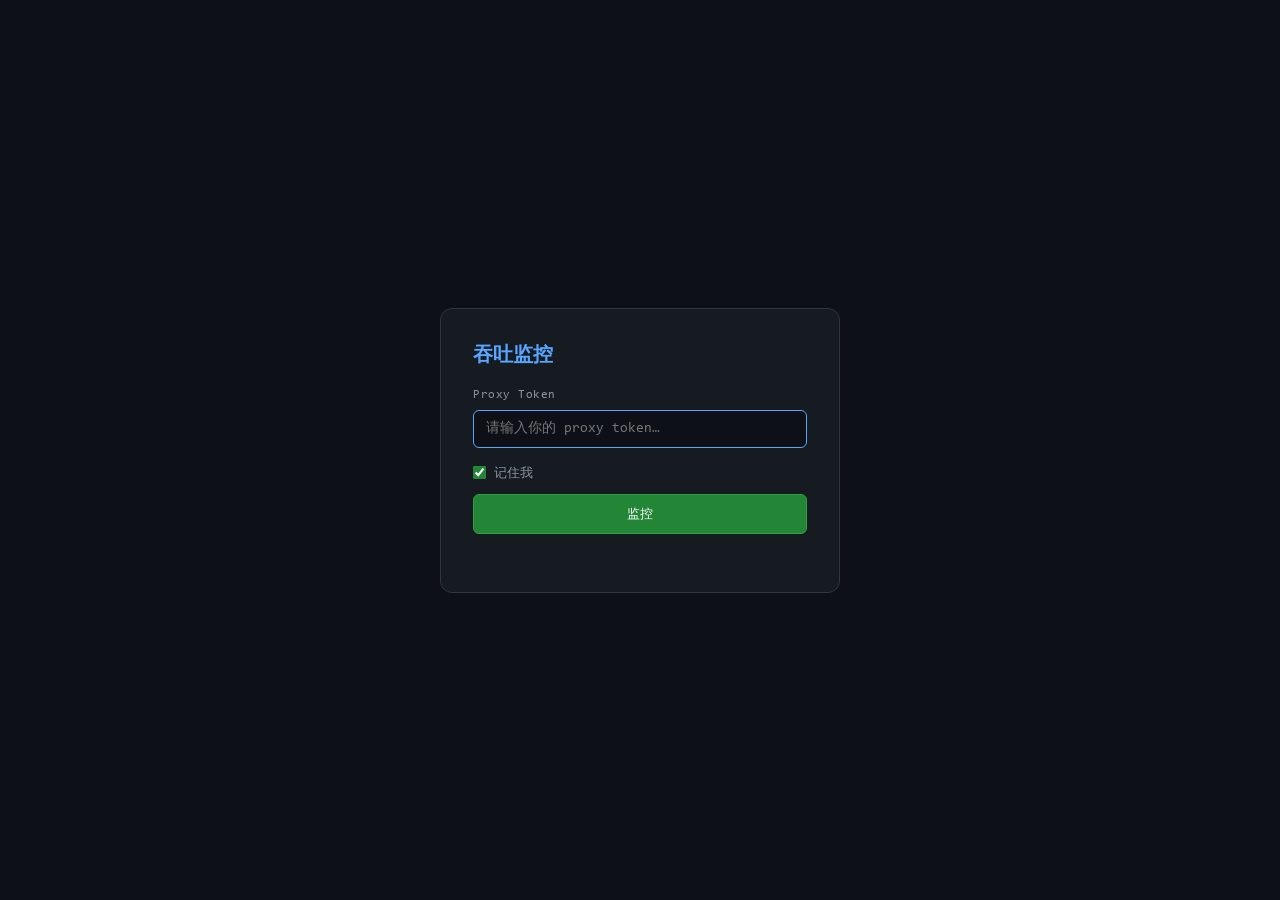
<file: static/throughput.html>
<!DOCTYPE html>
<html lang="zh-CN">

<head>
  <meta charset="UTF-8">
  <meta name="viewport" content="width=device-width, initial-scale=1.0">
  <title>吞吐监控</title>
  <link rel="stylesheet" href="/static/common.css?v=6">
  <script src="/static/header.js?v=2"></script>
  <style>
    .login-overlay {
      display: flex;
      position: fixed;
      top: 0;
      left: 0;
      width: 100%;
      height: 100%;
      background: #0d1117;
      z-index: 400;
      justify-content: center;
      align-items: center
    }

    .login-overlay.hidden {
      display: none
    }

    .login-box {
      background: #161b22;
      border: 1px solid #30363d;
      border-radius: 12px;
      padding: 32px;
      width: 400px;
      max-width: 90vw
    }

    .login-box h2 {
      font-size: 20px;
      color: #58a6ff;
      margin-bottom: 20px
    }

    .login-box .form-group {
      margin-bottom: 16px
    }

    .login-box .form-group label {
      display: block;
      margin-bottom: 8px;
      font-size: 12px;
      color: #8b949e;
      letter-spacing: .5px
    }

    .login-box .form-group input {
      width: 100%;
      padding: 10px 12px;
      font-size: 14px;
      background: #0d1117;
      border: 1px solid #30363d;
      color: #c9d1d9;
      border-radius: 6px;
      font-family: var(--font-all)
    }

    .login-box .form-group input:focus {
      outline: none;
      border-color: #58a6ff
    }

    .login-box .error-msg {
      color: #f85149;
      font-size: 12px;
      min-height: 18px;
      margin-top: 8px
    }

    .login-box .remember-row {
      display: flex;
      align-items: center;
      gap: 8px;
      margin-bottom: 12px;
      font-size: 13px;
      color: #8b949e;
      cursor: pointer
    }

    .login-box .remember-row input {
      accent-color: #238636
    }

    .main-content {
      display: none
    }

    .main-content.active {
      display: block
    }

    .container {
      max-width: 1200px
    }

    .status-bar {
      display: flex;
      align-items: center;
      gap: 16px;
      font-size: 13px;
      color: #8b949e;
      padding: 8px 0;
      flex-wrap: wrap
    }

    .status-dot {
      width: 8px;
      height: 8px;
      border-radius: 50%;
      display: inline-block;
      margin-right: 4px
    }

    .status-dot.connected {
      background: #3fb950;
      box-shadow: 0 0 6px #3fb95080
    }

    .status-dot.disconnected {
      background: #f85149
    }

    .status-dot.connecting {
      background: #d29922;
      animation: pulse-dot 1s infinite
    }

    @keyframes pulse-dot {
      0%, 100% { opacity: 1 }
      50% { opacity: .3 }
    }

    @keyframes pulse-row {
      0%, 100% { background: transparent }
      50% { background: #1c212820 }
    }

    .row-active td {
      background: #0d1117;
      animation: pulse-row 1.5s infinite
    }

    .row-active .indicator {
      color: #3fb950;
      font-weight: bold;
      animation: pulse-dot 1s infinite
    }

    .row-done .indicator {
      color: #3fb950
    }

    .row-error .indicator {
      color: #f85149
    }

    .summary-grid {
      grid-template-columns: repeat(auto-fit, minmax(120px, 1fr))
    }

    .summary-item .value {
      font-size: 22px
    }

    .limits-grid {
      display: grid;
      grid-template-columns: repeat(auto-fit, minmax(220px, 1fr));
      gap: 12px
    }

    .limit-item .limit-head {
      display: flex;
      justify-content: space-between;
      align-items: baseline;
      margin-bottom: 4px
    }

    .limit-item .limit-label {
      font-weight: 600;
      font-size: 13px
    }

    .limit-item .limit-val {
      font-size: 11px;
      color: #8b949e;
      text-variant-numeric: tabular-nums
    }

    .limit-bar {
      height: 8px;
      background: #21262d;
      border-radius: 4px;
      overflow: hidden
    }

    .limit-fill {
      height: 100%;
      border-radius: 4px;
      transition: width .3s ease
    }

    table {
      width: max-content;
      min-width: 100%
    }

    th, td {
      white-space: nowrap;
      text-variant-numeric: tabular-nums
    }

    .col-time { width: 80px }
    .col-model { min-width: 100px }
    .col-provider { min-width: 70px }
    .col-url { }
    .col-num { min-width: 60px }
    .col-status { width: 40px; text-align: center }

    .mono {
      font-family: var(--font-all);
      font-variant-numeric: tabular-nums
    }

    .btn-disconnect {
      background: #da3633;
      border-color: #f85149;
      color: #fff
    }

    .btn-disconnect:hover {
      background: #f85149
    }

    .empty-state {
      text-align: center;
      padding: 40px;
      color: #484f58
    }

    .error-msg {
      color: #f85149;
      font-size: 13px;
      padding: 8px 0
    }

    .req-tooltip {
      display: none;
      position: fixed;
      z-index: 1000;
      background: #1c2128;
      border: 1px solid #30363d;
      border-radius: 8px;
      padding: 12px 14px;
      max-width: 520px;
      max-height: 80vh;
      overflow-y: auto;
      font-size: 12px;
      color: #c9d1d9;
      pointer-events: none;
      box-shadow: 0 8px 24px rgba(0,0,0,.4)
    }

    .req-tooltip.visible {
      display: block
    }

    .req-tooltip.pinned {
      pointer-events: auto
    }

    .req-tooltip .tt-row {
      margin-bottom: 4px
    }

    .req-tooltip .tt-label {
      color: #8b949e;
      font-size: 11px
    }

    .req-tooltip .tt-value {
      font-family: var(--font-all);
      word-break: break-all
    }

    .req-tooltip .tt-preview {
      background: #0d1117;
      padding: 6px 8px;
      border-radius: 4px;
      font-family: var(--font-all);
      white-space: pre-wrap;
      word-break: break-all;
      margin-top: 2px;
      max-height: 200px;
      overflow-y: auto
    }

    .req-tooltip.pinned {
      max-width: 800px;
      max-height: 85vh;
      pointer-events: auto
    }

    .detail-section {
      border-top: 1px solid #30363d;
      margin-top: 8px
    }

    .detail-section summary {
      cursor: pointer;
      font-size: 12px;
      font-weight: 600;
      color: #58a6ff;
      padding: 6px 0;
      list-style: none;
      display: flex;
      align-items: center;
      gap: 6px
    }

    .detail-section summary::before {
      content: '\25BC';
      font-size: 10px
    }

    .detail-section:not([open]) summary::before {
      content: '\25B6'
    }

    .detail-section summary:hover {
      color: #79c0ff
    }

    .headers-grid {
      background: #0d1117;
      border-radius: 4px;
      padding: 8px 10px;
      font-size: 12px;
      max-height: 200px;
      overflow-y: auto
    }

    .headers-grid .hk {
      color: #79c0ff
    }

    .headers-grid .hv {
      color: #c9d1d9
    }

    .body-block {
      background: #0d1117;
      border-radius: 4px;
      padding: 8px 10px;
      font-family: var(--font-all);
      font-size: 12px;
      white-space: pre-wrap;
      word-break: break-all;
      max-height: 400px;
      overflow-y: auto
    }

    .truncated-notice {
      font-size: 11px;
      color: #d29922;
      font-style: italic;
      padding: 4px 0
    }
  </style>
</head>

<body>
  <div class="login-overlay" id="login-overlay">
    <div class="login-box">
      <h2>吞吐监控</h2>
      <div class="form-group">
        <label>Proxy Token</label>
        <input type="text" id="login-token" placeholder="请输入你的 proxy token…" autofocus>
      </div>
      <label class="remember-row"><input type="checkbox" id="login-remember" checked>记住我</label>
      <button class="btn btn-primary" style="width:100%;padding:10px" onclick="doLogin()">监控</button>
      <div class="error-msg" id="login-error"></div>
    </div>
  </div>

  <div class="main-content" id="main-content">
    <div id="og-header"></div>
    <script>
      OneGateHeader.mount('#og-header', {
        active: 'throughput',
        title: '吞吐监控',
        actions: '<div class="info" id="status-info"></div><button class="btn btn-sm" onclick="doLogout()">退出登录</button>'
      });
    </script>
    <div class="container">
      <div class="status-bar">
        <span><span class="status-dot connecting" id="status-dot"></span><span id="status-text">连接中……</span></span>
        <span>请求数：<strong id="req-count">0</strong></span>
        <span>活跃：<strong id="active-count">0</strong></span>
      </div>

      <div class="card">
        <h3>汇总</h3>
        <div class="summary-grid" id="summary-grid">
          <div class="summary-item"><div class="value" id="sum-avg-in">-</div><div class="label">平均输入 Token</div></div>
          <div class="summary-item"><div class="value" id="sum-avg-out">-</div><div class="label">平均输出 Token</div></div>
          <div class="summary-item"><div class="value" id="sum-avg-tps">-</div><div class="label">平均输出 TPS</div></div>
          <div class="summary-item"><div class="value" id="sum-avg-dur">-</div><div class="label">平均耗时</div></div>
        </div>
      </div>

      <div class="card" id="limits-card" style="display:none">
        <h3>速率限制</h3>
        <div class="limits-grid" id="limits-grid"></div>
      </div>

      <div class="card">
        <div style="display:flex;justify-content:space-between;align-items:center;margin-bottom:14px">
          <h3 style="margin:0">实时请求</h3>
          <button class="btn btn-sm" onclick="clearTable()">清空</button>
        </div>
        <div style="overflow-x:auto">
          <table style="width:max-content;min-width:100%">
            <thead>
              <tr>
                <th class="col-status"></th>
                <th class="col-time">时间</th>
                <th class="col-model">模型</th>
                <th class="col-provider">提供商</th>
                <th class="col-num">输入</th>
                <th class="col-num">输出</th>
                <th class="col-num">TTFT</th>
                <th class="col-num">耗时</th>
                <th class="col-num">TPS</th>
                <th class="col-status">状态码</th>
                <th class="col-url">请求</th>
                <th class="col-url">目标</th>
              </tr>
            </thead>
            <tbody id="req-tbody"></tbody>
          </table>
        </div>
        <div id="empty-state" class="empty-state">等待请求中……</div>
      </div>
    </div>
  </div>

  <div class="req-tooltip" id="req-tooltip"></div>
  <script>
    const statusDot = document.getElementById('status-dot');
    const statusText = document.getElementById('status-text');
    const tbody = document.getElementById('req-tbody');
    const emptyState = document.getElementById('empty-state');

    let eventSource = null;
    let sessionId = null;
    let proxyToken = null;
    let reconnectTimer = null;
    let reconnectAttempts = 0;
    let everConnected = false;
    let lastActivity = 0;
    let requests = {};
    let totalFinished = 0;
    let sumInTokens = 0;
    let sumOutTokens = 0;
    let sumTps = 0;
    let sumDuration = 0;
    const MAX_ROWS = 100;
    let liveTimer = null;

    function startLiveTimer() {
      if (liveTimer) return;
      liveTimer = setInterval(() => {
        if (eventSource && lastActivity && Date.now() - lastActivity > 40000) {
          forceReconnect('stream 停滞，正在重连……');
          return;
        }
        const now = Date.now();
        for (const id in requests) {
          const req = requests[id];
          if (req.finished) continue;
          const el = document.getElementById('row-' + id);
          if (!el) continue;
          const liveDur = now - req.time;
          const durCell = el.children[7];
          if (durCell) durCell.textContent = fmtDur(liveDur);
          const ttftCell = el.children[6];
          if (ttftCell && req.ttft_ms == null) {
            ttftCell.textContent = fmtDur(liveDur);
          }
          if (pinnedId === id) updatePinnedFields(req);
        }
      }, 300);
    }

    function stopLiveTimer() {
      if (liveTimer) { clearInterval(liveTimer); liveTimer = null; }
    }

    async function doLogin() {
      const token = document.getElementById('login-token').value.trim();
      if (!token) {
        document.getElementById('login-error').textContent = '请输入你的 proxy token';
        return;
      }
      document.getElementById('login-error').textContent = '';
      proxyToken = token;
      clearReconnectTimer();
      reconnectAttempts = 0;
      everConnected = false;

      try {
        const resp = await fetch('/throughput/api/session', {
          method: 'POST',
          headers: { 'Content-Type': 'application/json' },
          body: JSON.stringify({ token })
        });
        const data = await resp.json();
        if (!resp.ok) {
          document.getElementById('login-error').textContent = data.error || '失败';
          proxyToken = null;
          return;
        }
        sessionId = data.session_id;
        localStorage.setItem('tp_token', document.getElementById('login-remember').checked ? token : '');
        document.getElementById('login-overlay').classList.add('hidden');
        document.getElementById('main-content').classList.add('active');
        connectSSE();
      } catch (e) {
        document.getElementById('login-error').textContent = '网络错误';
        proxyToken = null;
      }
    }

    function doLogout() {
      proxyToken = null;
      clearReconnectTimer();
      reconnectAttempts = 0;
      everConnected = false;
      if (eventSource) {
        eventSource.close();
        eventSource = null;
      }
      sessionId = null;
      localStorage.removeItem('tp_token');
      document.getElementById('login-token').value = '';
      document.getElementById('login-overlay').classList.remove('hidden');
      document.getElementById('main-content').classList.remove('active');
      stopLiveTimer();
      resetStats();
    }

    document.getElementById('login-token').addEventListener('keydown', e => {
      if (e.key === 'Enter') doLogin();
    });

    (function autoLogin() {
      const saved = localStorage.getItem('tp_token');
      if (saved) {
        document.getElementById('login-token').value = saved;
        document.getElementById('login-remember').checked = true;
        doLogin();
      }
    })();

    function noteActivity() {
      lastActivity = Date.now();
    }

    function clearReconnectTimer() {
      if (reconnectTimer) {
        clearTimeout(reconnectTimer);
        reconnectTimer = null;
      }
    }

    function forceReconnect(message) {
      stopLiveTimer();
      if (eventSource) {
        eventSource.close();
        eventSource = null;
      }
      sessionId = null;
      reconnectAttempts = 0;
      if (message) statusText.textContent = message;
      scheduleReconnect();
    }

    function scheduleReconnect() {
      if (!proxyToken || reconnectTimer) return;
      const delay = Math.min(15000, 1000 * Math.pow(2, reconnectAttempts));
      reconnectAttempts++;
      if (reconnectAttempts > 1) {
        statusText.textContent = Math.round(delay / 1000) + ' 秒后重连……';
      }
      reconnectTimer = setTimeout(reopenSession, delay);
    }

    async function reopenSession() {
      reconnectTimer = null;
      if (!proxyToken) return;
      try {
        const resp = await fetch('/throughput/api/session', {
          method: 'POST',
          headers: { 'Content-Type': 'application/json' },
          body: JSON.stringify({ token: proxyToken })
        });
        const data = await resp.json().catch(() => ({}));
        if (!resp.ok) {
          if (resp.status === 403 || resp.status === 404) {
            statusDot.className = 'status-dot disconnected';
            statusText.textContent = '会话无效，请重新登录';
            return;
          }
          throw new Error(data.error || '失败');
        }
        sessionId = data.session_id;
        connectSSE();
      } catch (e) {
        scheduleReconnect();
      }
    }

    function connectSSE() {
      if (eventSource) {
        eventSource.close();
        eventSource = null;
      }
      eventSource = new EventSource('/throughput/events?sid=' + sessionId);

      eventSource.addEventListener('connected', () => {
        noteActivity();
        reconnectAttempts = 0;
        statusDot.className = 'status-dot connected';
        if (!everConnected) {
          everConnected = true;
          resetStats();
        }
        statusText.textContent = '已连接';
        startLiveTimer();
      });

      eventSource.addEventListener('ping', noteActivity);

      eventSource.addEventListener('start', e => {
        noteActivity();
        const d = JSON.parse(e.data);
        requests[d.id] = { ...d, input_estimated: true, output_tokens: 0, ttft_ms: null, duration_ms: 0, tps: 0, status: null, lastUpdated: Date.now() };
        addRow(d.id, requests[d.id]);
        updateCounts();
        emptyState.style.display = 'none';
      });

      eventSource.addEventListener('chunk', e => {
        noteActivity();
        const d = JSON.parse(e.data);
        const req = requests[d.id];
        if (!req) return;
        req.output_tokens = d.output_tokens;
        req.duration_ms = d.duration_ms;
        req.tps = d.tps;
        if (d.ttft_ms != null) req.ttft_ms = d.ttft_ms;
        req.lastUpdated = Date.now();
        updateRow(d.id, req);
        sortRows();
      });

      eventSource.addEventListener('end', e => {
        noteActivity();
        const d = JSON.parse(e.data);
        const req = requests[d.id];
        if (!req) return;
        req.input_tokens = d.input_tokens;
        req.input_estimated = !!d.input_estimated;
        req.output_tokens = d.output_tokens;
        req.duration_ms = d.duration_ms;
        req.ttft_ms = d.ttft_ms;
        req.tps = d.tps;
        req.status = d.status;
        req.finished = true;
        req.lastUpdated = Date.now();
        if (d.response_body) req.response_body = d.response_body;
        if (d.response_body_truncated) req.response_body_truncated = true;
        if (d.response_headers) req.response_headers = d.response_headers;
        totalFinished++;
        sumInTokens += d.input_tokens || 0;
        sumOutTokens += d.output_tokens || 0;
        sumTps += d.tps || 0;
        sumDuration += d.duration_ms || 0;
        updateRow(d.id, req);
        sortRows();
        updateSummary();
        updateCounts();
      });

      eventSource.addEventListener('limits', e => {
        noteActivity();
        renderLimits(JSON.parse(e.data));
      });

      eventSource.onerror = () => {
        statusDot.className = 'status-dot disconnected';
        statusText.textContent = '连接已断开，正在重连……';
        stopLiveTimer();
        if (eventSource) {
          eventSource.close();
          eventSource = null;
        }
        sessionId = null;
        scheduleReconnect();
      };
    }

    function fmtReset(s) {
      if (s == null) return '';
      if (s < 60) return s + 's';
      if (s < 3600) return Math.round(s / 60) + 'm';
      if (s < 86400) return Math.round(s / 3600) + 'h';
      return Math.round(s / 86400) + 'd';
    }

    function renderLimits(data) {
      const card = document.getElementById('limits-card');
      const grid = document.getElementById('limits-grid');
      const limits = (data && data.limits) || [];
      if (!limits.length) { card.style.display = 'none'; return; }
      card.style.display = '';
      grid.innerHTML = limits.map(l => {
        const pct = Math.max(0, Math.min(100, l.percent));
        const over = l.percent > 100;
        const barColor = over ? '#f85149' : (l.percent > 80 ? '#d29922' : '#58a6ff');
        const resetTxt = l.reset_in == null ? '' : ' · 重置 ' + fmtReset(l.reset_in);
        return '<div class="limit-item">' +
          '<div class="limit-head"><span class="limit-label">' + l.label + '</span>' +
          '<span class="limit-val">' + l.used + ' / ' + l.limit + ' ' + l.unit + resetTxt + (over ? ' · 超限' : '') + '</span></div>' +
          '<div class="limit-bar"><div class="limit-fill" style="width:' + pct + '%;background:' + barColor + '"></div></div>' +
          '</div>';
      }).join('');
    }

    function resetStats() {
      requests = {};
      totalFinished = 0;
      sumInTokens = 0;
      sumOutTokens = 0;
      sumTps = 0;
      sumDuration = 0;
      tbody.innerHTML = '';
      emptyState.style.display = '';
      updateCounts();
      document.getElementById('sum-avg-in').textContent = '-';
      document.getElementById('sum-avg-out').textContent = '-';
      document.getElementById('sum-avg-tps').textContent = '-';
      document.getElementById('sum-avg-dur').textContent = '-';
    }

    function fmtTime(ts) {
      const d = new Date(ts);
      return d.toTimeString().slice(0, 8);
    }

    function fmtNum(n) {
      const v = Number(n);
      if (!Number.isFinite(v) || v === 0) return '-';
      return v.toLocaleString(undefined, { maximumFractionDigits: 2 });
    }

    function fmtMs(ms) {
      const v = Number(ms);
      if (!Number.isFinite(v)) return '-';
      if (v < 1000) return Math.round(v) + 'ms';
      return (v / 1000).toFixed(1) + 's';
    }

    function fmtDur(ms) {
      if (ms == null) return '-';
      return fmtMs(ms);
    }

    function fmtTps(tps) {
      const v = Number(tps);
      if (!Number.isFinite(v) || v === 0) return '-';
      return v.toFixed(1);
    }

    function fmtTTFT(ms, startTime, finished) {
      if (ms != null) return fmtMs(ms);
      if (finished) return '-';
      if (!startTime) return '-';
      return fmtMs(Date.now() - startTime);
    }

    function addRow(id, d) {
      emptyState.style.display = 'none';
      const tr = document.createElement('tr');
      tr.id = 'row-' + id;
      tr.className = 'row-active';
      tr.innerHTML = rowInner(d);
      tr.addEventListener('mouseenter', e => { if (!pinnedId) showTooltip(e, id); });
      tr.addEventListener('mousemove', e => { if (!pinnedId) positionTooltip(e); });
      tr.addEventListener('mouseleave', () => { if (!pinnedId) hideTooltip(); });
      tr.addEventListener('click', e => {
        if (pinnedId === id) { pinnedId = null; hideTooltip(); }
        else { pinnedId = id; pinnedAnchor = { clientX: e.clientX, clientY: e.clientY }; showTooltip(e, id, true); }
      });
      if (tbody.firstChild) {
        tbody.insertBefore(tr, tbody.firstChild);
      } else {
        tbody.appendChild(tr);
      }
      while (tbody.children.length > MAX_ROWS) {
        const last = tbody.lastChild;
        const rid = last.id.slice(4);
        delete requests[rid];
        tbody.removeChild(last);
      }
    }

    function sortRows() {
      const rows = Array.from(tbody.querySelectorAll('tr'));
      if (rows.length < 2) return;
      rows.sort((a, b) => {
        const ra = requests[a.id.slice(4)];
        const rb = requests[b.id.slice(4)];
        if (!ra || !rb) return 0;
        return (rb.lastUpdated || 0) - (ra.lastUpdated || 0);
      });
      for (const row of rows) {
        tbody.appendChild(row);
      }
    }

    function updateRow(id, d) {
      const tr = document.getElementById('row-' + id);
      if (!tr) return;
      tr.innerHTML = rowInner(d);
      tr.className = d.finished ? (d.status >= 400 ? 'row-error' : 'row-done') : 'row-active';
      if (pinnedId === id) refreshPinnedTooltip();
    }

    function rowInner(d) {
      const indicator = d.finished
        ? (d.status >= 400 ? '<span class="indicator">\u2717</span>' : '<span class="indicator">\u2713</span>')
        : '<span class="indicator">\u25cf</span>';
      const status = d.status != null ? d.status : '-';
      const reqUrl = esc(d.request_url || '-');
      const tgtUrl = esc(d.target_url || '-');
      return '<td class="col-status">' + indicator + '</td>'
        + '<td class="col-time mono">' + fmtTime(d.time) + '</td>'
        + '<td class="col-model mono">' + esc(d.model || '-') + '</td>'
        + '<td class="col-provider">' + esc(d.provider || '-') + '</td>'
        + '<td class="col-num mono">' + (d.input_estimated ? '~' : '') + fmtNum(d.input_tokens) + '</td>'
        + '<td class="col-num mono">' + fmtNum(d.output_tokens) + '</td>'
        + '<td class="col-num mono">' + fmtTTFT(d.ttft_ms, d.time, d.finished) + '</td>'
        + '<td class="col-num mono">' + fmtDur(d.duration_ms) + '</td>'
        + '<td class="col-num mono">' + fmtTps(d.tps) + '</td>'
        + '<td class="col-status mono">' + status + '</td>'
        + '<td class="col-url mono">' + reqUrl + '</td>'
        + '<td class="col-url mono">' + tgtUrl + '</td>';
    }

    function updateCounts() {
      document.getElementById('req-count').textContent = Object.keys(requests).length;
      let active = 0;
      for (const r of Object.values(requests)) {
        if (!r.finished) active++;
      }
      document.getElementById('active-count').textContent = active;
    }

    function updateSummary() {
      if (totalFinished === 0) return;
      document.getElementById('sum-avg-in').textContent = Math.round(sumInTokens / totalFinished).toLocaleString();
      document.getElementById('sum-avg-out').textContent = Math.round(sumOutTokens / totalFinished).toLocaleString();
      document.getElementById('sum-avg-tps').textContent = (sumTps / totalFinished).toFixed(1);
      document.getElementById('sum-avg-dur').textContent = (sumDuration / totalFinished / 1000).toFixed(1) + 's';
    }

    function clearTable() {
      requests = {};
      totalFinished = 0;
      sumInTokens = 0;
      sumOutTokens = 0;
      sumTps = 0;
      sumDuration = 0;
      tbody.innerHTML = '';
      emptyState.style.display = '';
      updateCounts();
      document.getElementById('sum-avg-in').textContent = '-';
      document.getElementById('sum-avg-out').textContent = '-';
      document.getElementById('sum-avg-tps').textContent = '-';
      document.getElementById('sum-avg-dur').textContent = '-';
    }

    function esc(s) {
      const d = document.createElement('div');
      d.textContent = s;
      return d.innerHTML;
    }

    const tooltip = document.getElementById('req-tooltip');
    let pinnedId = null;
    let pinnedAnchor = null;

    function refreshPinnedTooltip() {
      const req = requests[pinnedId];
      if (!req) return;
      updatePinnedFields(req);
    }

    function showTooltip(e, id, forceRefresh) {
      const req = requests[id];
      if (!req) return;
      if (tooltip.classList.contains('visible') && tooltip.dataset.id === id && !forceRefresh) return;
      const isPinned = pinnedId === id;
      tooltip.innerHTML = isPinned ? buildDetailHtml(req) : buildCompactHtml(req);
      tooltip.dataset.id = id;
      tooltip.classList.add('visible');
      if (isPinned) tooltip.classList.add('pinned');
      else tooltip.classList.remove('pinned');
      positionTooltip(isPinned && pinnedAnchor ? pinnedAnchor : e);
      if (isPinned) updatePinnedBodies(req);
    }

    function buildCompactHtml(req) {
      const row = (label, value) => '<div class="tt-row"><span class="tt-label">' + label + ':</span> <span class="tt-value">' + esc(String(value || '-')) + '</span></div>';
      let html = '';
      html += row('ID', req.id);
      html += row('模型', req.model);
      html += row('提供商', req.provider);
      html += row('状态', req.status != null ? req.status : 'stream 中……');
      html += row('输入 Token', (req.input_estimated ? '~' : '') + fmtNum(req.input_tokens));
      html += row('输出 Token', fmtNum(req.output_tokens));
      html += row('TPS', fmtTps(req.tps));
      html += row('耗时', fmtDur(req.duration_ms));
      html += row('TTFT', fmtTTFT(req.ttft_ms, req.time, req.finished));
      html += row('请求 URL', req.request_url);
      html += row('目标 URL', req.target_url);
      return html;
    }

    function detailRow(label, value, field) {
      return '<div class="tt-row"><span class="tt-label">' + label + ':</span> '
        + '<span class="tt-value"' + (field ? ' data-tt="' + field + '"' : '') + '>'
        + esc(String(value == null || value === '' ? '-' : value)) + '</span></div>';
    }

    function detailFields(req) {
      return {
        status: req.status != null ? req.status : 'stream 中……',
        input: (req.input_estimated ? '~' : '') + fmtNum(req.input_tokens),
        output: fmtNum(req.output_tokens),
        tps: fmtTps(req.tps),
        duration: req.finished ? fmtDur(req.duration_ms) : fmtDur(Date.now() - req.time),
        ttft: fmtTTFT(req.ttft_ms, req.time, req.finished),
      };
    }

    function buildDetailHtml(req) {
      const f = detailFields(req);
      let html = '<div style="font-size:14px;font-weight:600;color:#58a6ff;margin-bottom:8px">请求 #' + esc(req.id || '') + '</div>';
      html += detailRow('模型', req.model);
      html += detailRow('提供商', req.provider);
      html += detailRow('状态', f.status, 'status');
      html += detailRow('输入 Token', f.input, 'input');
      html += detailRow('输出 Token', f.output, 'output');
      html += detailRow('TPS', f.tps, 'tps');
      html += detailRow('耗时', f.duration, 'duration');
      html += detailRow('TTFT', f.ttft, 'ttft');
      html += detailRow('请求 URL', req.request_url);
      html += detailRow('目标 URL', req.target_url);
      if (req.request_headers && Object.keys(req.request_headers).length) {
        html += '<details class="detail-section" open><summary>请求头</summary>';
        html += '<div class="headers-grid">';
        for (const [k, v] of Object.entries(req.request_headers)) {
          html += '<div><span class="hk">' + esc(k) + '</span>: <span class="hv">' + esc(v) + '</span></div>';
        }
        html += '</div></details>';
      }
      if (req.request_body) {
        html += '<details class="detail-section" open><summary>请求体</summary>';
        if (req.request_body_truncated) html += '<div class="truncated-notice">已截断至 100KB</div>';
        html += '<div class="body-block">' + esc(prettyJson(req.request_body)) + '</div></details>';
      }
      html += '<details class="detail-section" data-sec="resp-headers" style="display:none"><summary>响应头</summary>'
        + '<div class="headers-grid" data-tt-headers></div></details>';
      html += '<details class="detail-section" data-sec="resp-body" style="display:none"><summary>响应体</summary>'
        + '<div class="truncated-notice" data-tt-resp-trunc style="display:none">已截断至 100KB</div>'
        + '<div class="body-block" data-tt-body></div></details>';
      return html;
    }

    function updatePinnedBodies(req) {
      const hdrSec = tooltip.querySelector('[data-sec="resp-headers"]');
      if (hdrSec && !hdrSec.dataset.filled && req.response_headers && Object.keys(req.response_headers).length) {
        const grid = hdrSec.querySelector('[data-tt-headers]');
        let h = '';
        for (const [k, v] of Object.entries(req.response_headers)) {
          h += '<div><span class="hk">' + esc(k) + '</span>: <span class="hv">' + esc(v) + '</span></div>';
        }
        grid.innerHTML = h;
        hdrSec.dataset.filled = '1';
        hdrSec.style.display = '';
      }
      const bodySec = tooltip.querySelector('[data-sec="resp-body"]');
      if (bodySec && !bodySec.dataset.filled && req.response_body) {
        bodySec.querySelector('[data-tt-body]').textContent = prettyJson(req.response_body);
        if (req.response_body_truncated) bodySec.querySelector('[data-tt-resp-trunc]').style.display = '';
        bodySec.dataset.filled = '1';
        bodySec.style.display = '';
      }
    }

    function updatePinnedFields(req) {
      const f = detailFields(req);
      for (const key of Object.keys(f)) {
        const el = tooltip.querySelector('[data-tt="' + key + '"]');
        if (el && el.textContent !== f[key]) el.textContent = f[key];
      }
      updatePinnedBodies(req);
    }

    function prettyJson(str) {
      try { return JSON.stringify(JSON.parse(str), null, 2); } catch { return str; }
    }

    function positionTooltip(e) {
      const pad = 12;
      const rect = tooltip.getBoundingClientRect();
      let x = e.clientX + pad;
      let y = e.clientY + pad;
      if (x + rect.width > window.innerWidth - pad) x = e.clientX - rect.width - pad;
      if (y + rect.height > window.innerHeight - pad) y = e.clientY - rect.height - pad;
      if (x < pad) x = pad;
      if (y < pad) y = pad;
      tooltip.style.left = x + 'px';
      tooltip.style.top = y + 'px';
      if (pinnedId) {
        tooltip.style.maxHeight = Math.max(120, window.innerHeight - y - pad) + 'px';
      } else {
        tooltip.style.maxHeight = '';
      }
    }

    function hideTooltip() {
      tooltip.classList.remove('visible');
      tooltip.classList.remove('pinned');
      pinnedAnchor = null;
    }

    window.addEventListener('resize', () => {
      if (pinnedId && pinnedAnchor) positionTooltip(pinnedAnchor);
    });

    document.addEventListener('click', e => {
      if (!pinnedId) return;
      const row = document.getElementById('row-' + pinnedId);
      if (row && row.contains(e.target)) return;
      if (tooltip.contains(e.target)) return;
      pinnedId = null;
      hideTooltip();
    });
  </script>
</body>

</html>
</file>
<file: static/common.css>
@font-face {
  font-family: 'Consolas';
  src: url('/static/fonts/Consolas-Regular.ttf') format('truetype');
  font-weight: 400;
  font-style: normal;
  font-display: swap
}

@font-face {
  font-family: 'Consolas';
  src: url('/static/fonts/Consolas-Bold.ttf') format('truetype');
  font-weight: 700;
  font-style: normal;
  font-display: swap
}

:root {
  --font-en: Consolas, 'Cascadia Code', 'SF Mono', Menlo, Monaco, 'Courier New', monospace;
  --font-cn: 'PingFang SC', 'Microsoft YaHei', 'Hiragino Sans GB', 'Source Han Sans SC', 'Noto Sans CJK SC', sans-serif;
  --font-all: Consolas, 'Cascadia Code', 'SF Mono', Menlo, Monaco, 'Courier New', monospace, 'PingFang SC', 'Microsoft YaHei', 'Hiragino Sans GB', 'Source Han Sans SC', 'Noto Sans CJK SC', sans-serif
}

* {
  margin: 0;
  padding: 0;
  box-sizing: border-box
}

body {
  font-family: var(--font-all);
  background: #0d1117;
  color: #c9d1d9;
  min-height: 100vh
}

.og-header {
  position: sticky;
  top: 0;
  z-index: 60;
  display: flex;
  flex-wrap: wrap;
  align-items: center;
  gap: 8px 18px;
  padding: 10px 24px;
  background: linear-gradient(180deg, #181e27 0%, #12171e 100%);
  border-bottom: 1px solid #30363d
}

.og-brand {
  display: inline-flex;
  align-items: center;
  height: 32px;
  flex: 0 0 auto;
  font-size: 20px;
  font-weight: 700;
  letter-spacing: .4px;
  line-height: 1;
  color: #e6edf3;
  text-decoration: none;
  transition: color .16s ease
}

.og-brand:hover {
  color: #58a6ff;
  text-decoration: none
}

.og-brand:focus-visible {
  background: #21262d;
  border-radius: 6px;
  outline: none
}

.og-title {
  display: inline-flex;
  align-items: center;
  height: 32px;
  flex: 0 1 auto;
  min-width: 0;
  max-width: 100%;
  padding-left: 18px;
  border-left: 1px solid #30363d;
  font-size: 11px;
  font-weight: 600;
  letter-spacing: 1.4px;
  line-height: 1;
  text-transform: uppercase;
  white-space: nowrap;
  overflow: hidden;
  text-overflow: ellipsis;
  color: #8b949e
}

.og-nav {
  display: flex;
  flex-wrap: wrap;
  align-items: center;
  gap: 2px;
  margin-left: auto
}

.og-nav a {
  display: inline-flex;
  align-items: center;
  height: 32px;
  padding: 0 10px;
  border-radius: 6px;
  font-size: 11px;
  font-weight: 600;
  letter-spacing: .9px;
  line-height: 1;
  text-transform: uppercase;
  white-space: nowrap;
  color: #8b949e;
  text-decoration: none;
  transition: color .15s ease, background .15s ease
}

.og-nav a:hover {
  color: #e6edf3;
  background: #21262d
}

.og-nav a:focus-visible {
  outline: none;
  background: #21262d;
  color: #e6edf3
}

.og-nav a.is-active {
  color: #e6edf3;
  font-weight: 700;
  background: #21262d
}

.og-actions {
  display: flex;
  flex-wrap: wrap;
  align-items: center;
  justify-content: flex-end;
  gap: 8px 10px;
  min-height: 32px;
  max-width: 100%;
  color: #8b949e
}

.og-actions .info {
  max-width: 100%;
  font-size: 12px;
  color: #8b949e;
  overflow-wrap: anywhere
}

.og-actions a {
  text-decoration: none
}

.og-actions .btn,
.og-actions button {
  flex: none
}

@media (max-width: 900px) {
  .og-header {
    position: static;
    padding: 10px 18px;
    gap: 10px 14px
  }

  .og-brand {
    order: 1
  }

  .og-title {
    order: 2
  }

  .og-actions {
    order: 3;
    margin-left: auto
  }

  .og-nav {
    order: 4;
    flex-basis: 100%;
    margin-left: 0;
    justify-content: flex-start;
    padding-top: 8px;
    border-top: 1px solid #21262d
  }
}

@media (max-width: 640px) {
  .og-header {
    padding: 9px 14px;
    gap: 8px 10px
  }

  .og-brand {
    font-size: 18px
  }

  .og-title {
    padding-left: 12px;
    font-size: 10px;
    letter-spacing: 1px
  }

  .og-nav {
    order: 3;
    gap: 1px;
    padding-top: 6px
  }

  .og-nav a {
    height: 30px;
    padding: 0 7px;
    font-size: 10.5px;
    letter-spacing: .5px
  }

  .og-actions {
    order: 4;
    flex-basis: 100%;
    margin-left: 0;
    justify-content: flex-start
  }
}

.container {
  max-width: 1200px;
  margin: 0 auto;
  padding: 24px
}

.btn {
  background: #21262d;
  border: 1px solid #30363d;
  color: #c9d1d9;
  padding: 6px 16px;
  border-radius: 6px;
  cursor: pointer;
  font-size: 13px;
  transition: background .15s;
  white-space: nowrap
}

.btn:hover {
  background: #30363d
}

.btn-primary {
  background: #238636;
  border-color: #2ea043;
  color: #fff
}

.btn-primary:hover {
  background: #2ea043
}

.btn-danger {
  background: #da3633;
  border-color: #f85149;
  color: #fff
}

.btn-danger:hover {
  background: #f85149
}

.btn-sm {
  padding: 3px 10px;
  font-size: 12px
}

table {
  width: 100%;
  border-collapse: collapse
}

th {
  background: #21262d;
  padding: 8px 12px;
  text-align: left;
  color: #8b949e;
  font-weight: 600;
  font-size: 12px;
  letter-spacing: .5px
}

td {
  padding: 6px 12px;
  border-top: 1px solid #21262d;
  font-size: 13px
}

tr:hover td {
  background: #1c2128
}

th.col-actions,
th.actions,
td.col-actions,
td.actions {
  position: sticky;
  right: 0;
  background: #0d1117;
  z-index: 2;
  box-shadow: inset 1px 0 0 #30363d
}

th.col-actions,
th.actions {
  z-index: 3
}

tr:hover td.col-actions,
tr:hover td.actions {
  background: #1c2128
}

.tag {
  background: #1f2937;
  border: 1px solid #30363d;
  padding: 2px 8px;
  border-radius: 12px;
  font-size: 11px;
  color: #c9d1d9
}

.tag-all {
  border-color: #238636;
  color: #3fb950
}

.card {
  background: #161b22;
  border: 1px solid #30363d;
  border-radius: 8px;
  padding: 20px;
  margin-bottom: 20px
}

.card h3 {
  font-size: 13px;
  color: #8b949e;
  letter-spacing: .5px;
  margin-bottom: 14px
}

.summary-grid {
  display: grid;
  grid-template-columns: repeat(auto-fit, minmax(120px, 1fr));
  gap: 12px
}

.summary-item {
  background: #0d1117;
  border: 1px solid #21262d;
  border-radius: 6px;
  padding: 14px;
  text-align: center
}

.summary-item .value {
  font-size: 24px;
  font-weight: 700;
  color: #58a6ff;
  font-variant-numeric: tabular-nums
}

.summary-item .label {
  font-size: 11px;
  color: #8b949e;
  margin-top: 4px;
  letter-spacing: .5px
}

.error-msg {
  color: #f85149;
  font-size: 13px;
  padding: 8px 0
}

.loading {
  text-align: center;
  padding: 40px;
  color: #484f58;
  font-size: 14px
}

.empty {
  text-align: center;
  padding: 40px;
  color: #484f58;
  font-size: 14px
}
</file>
